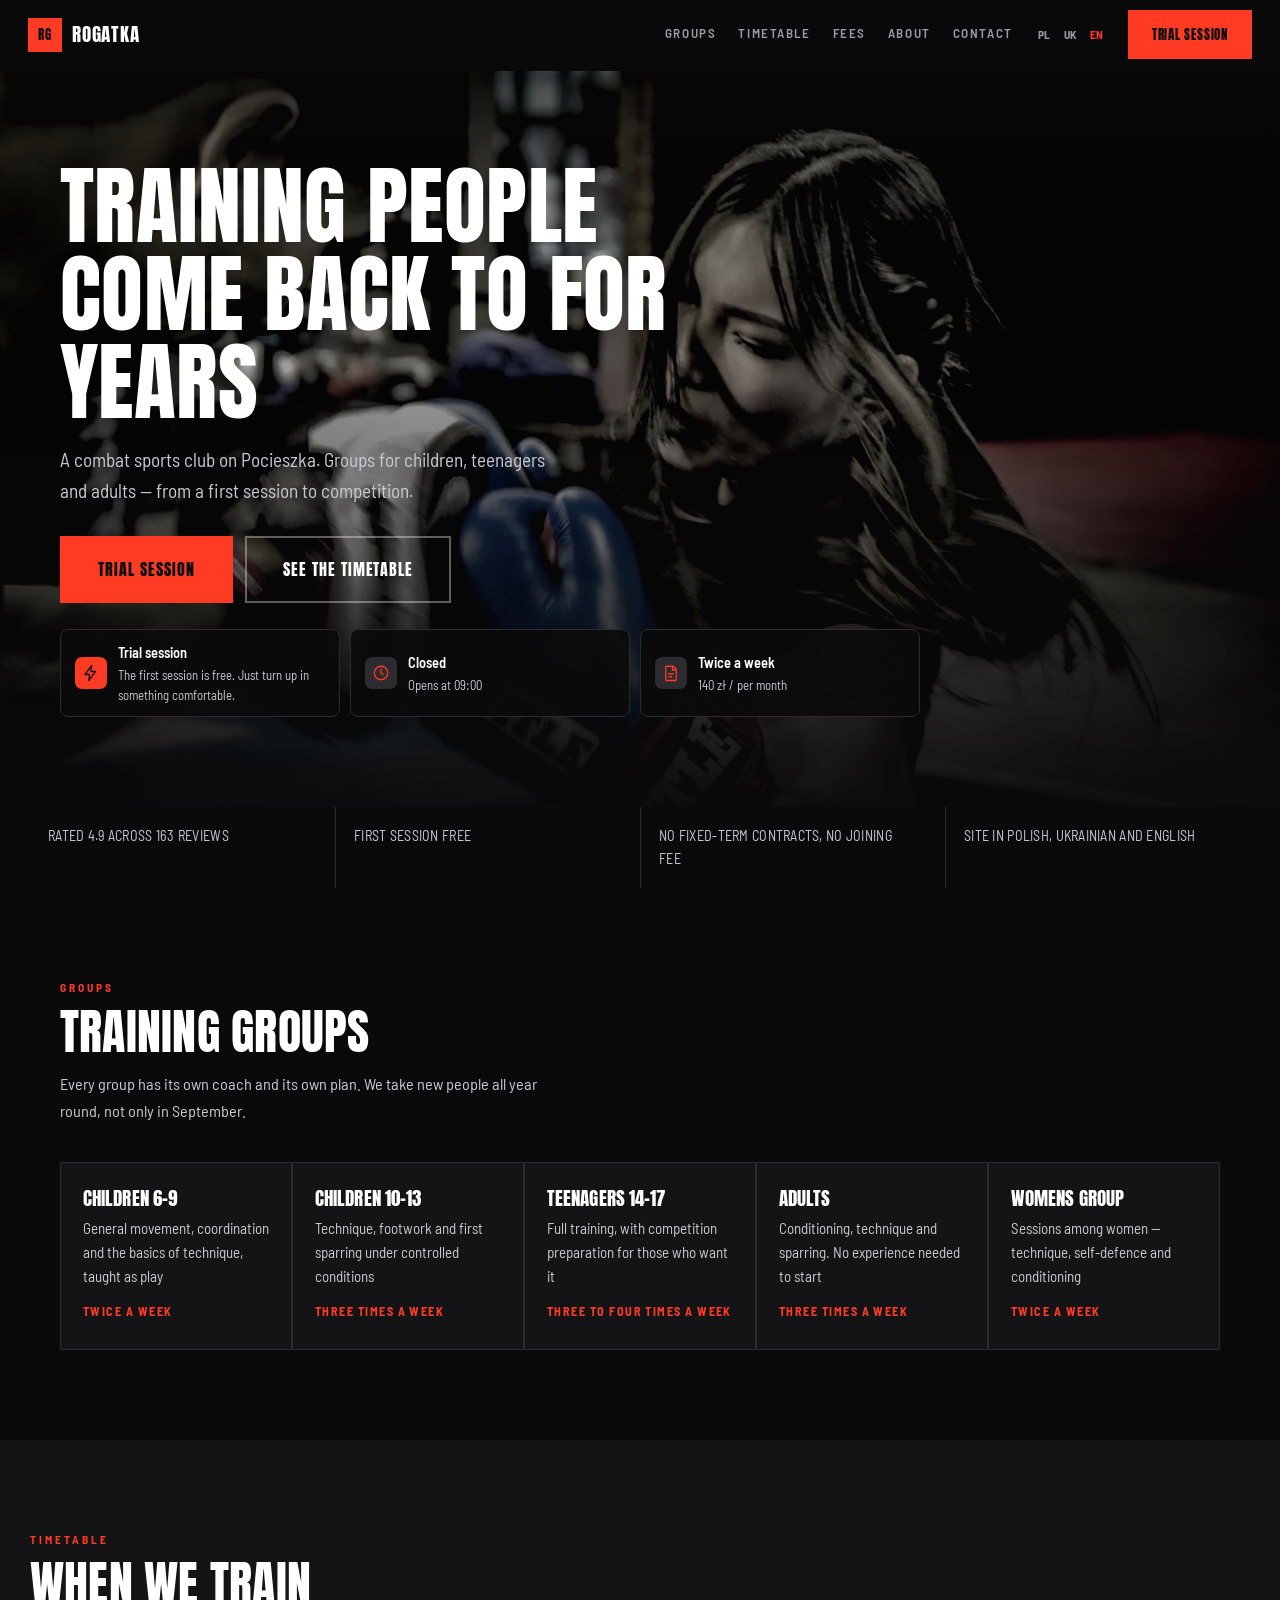
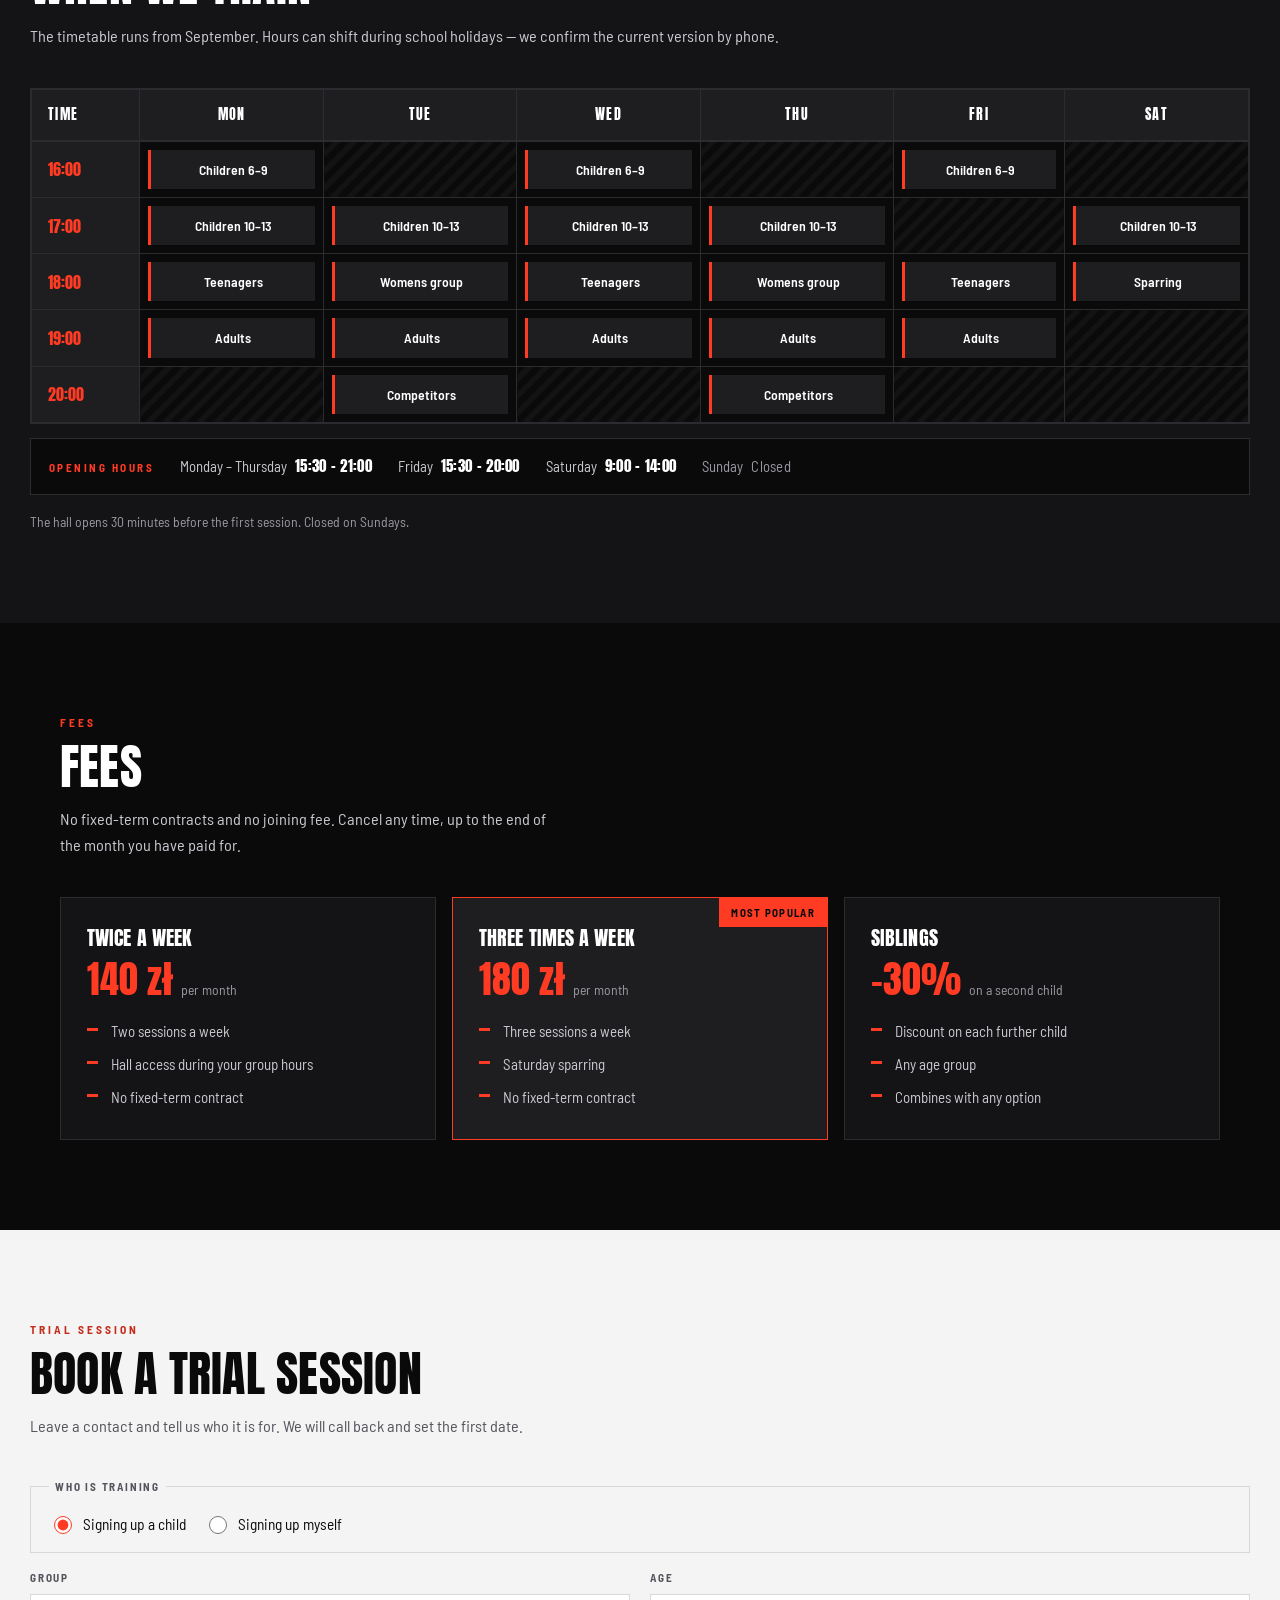
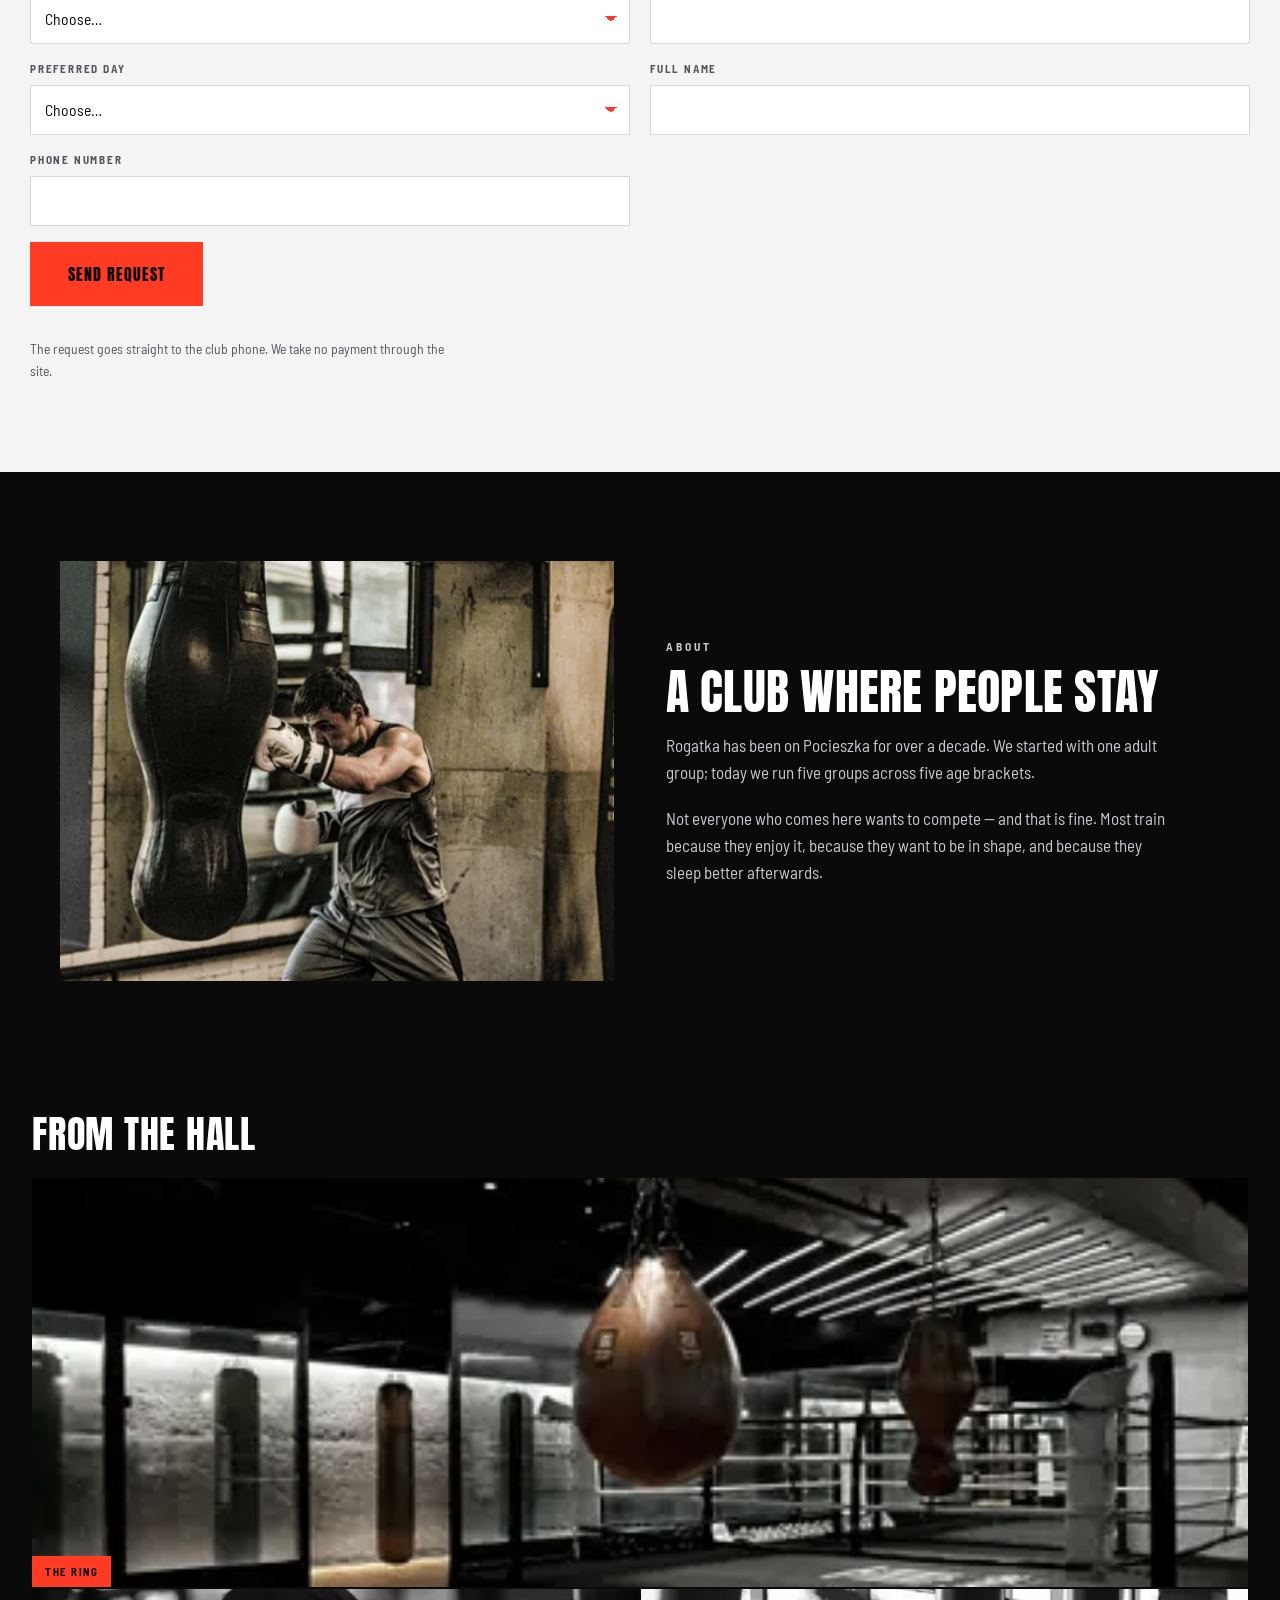
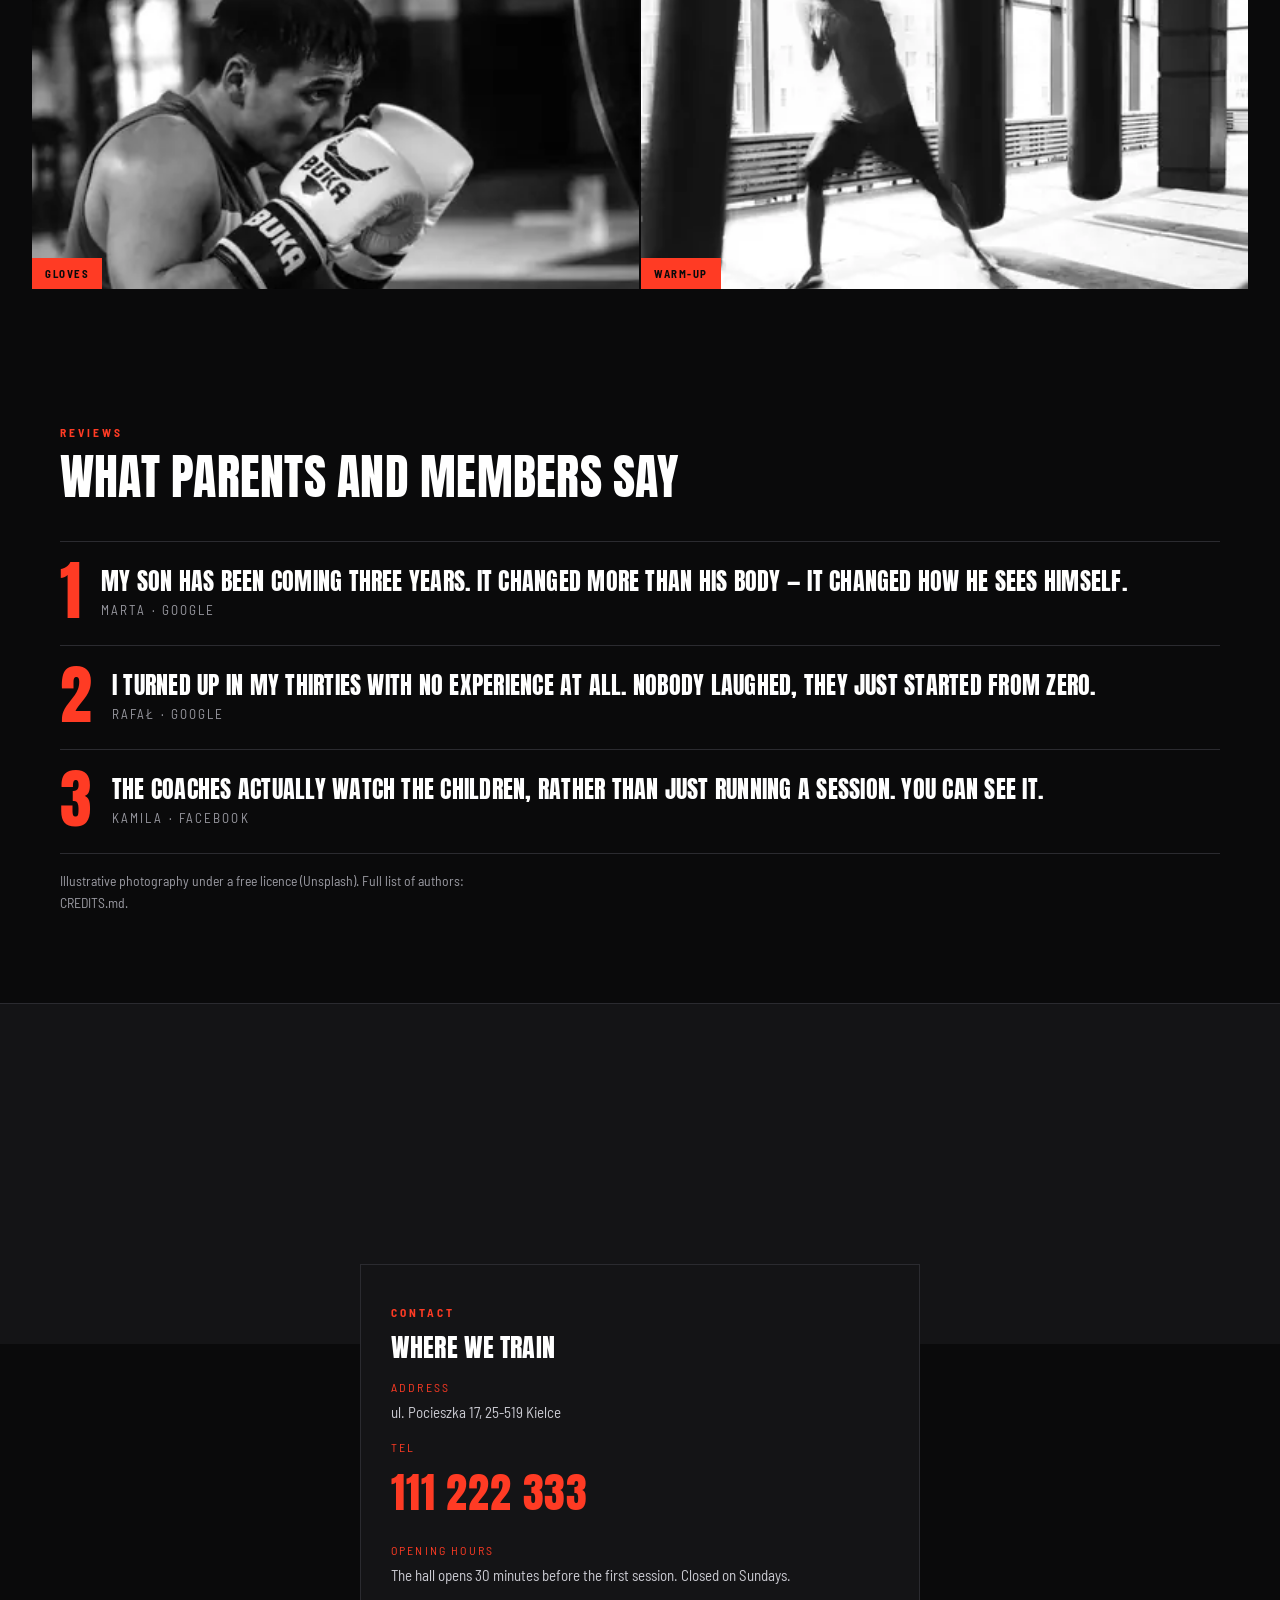
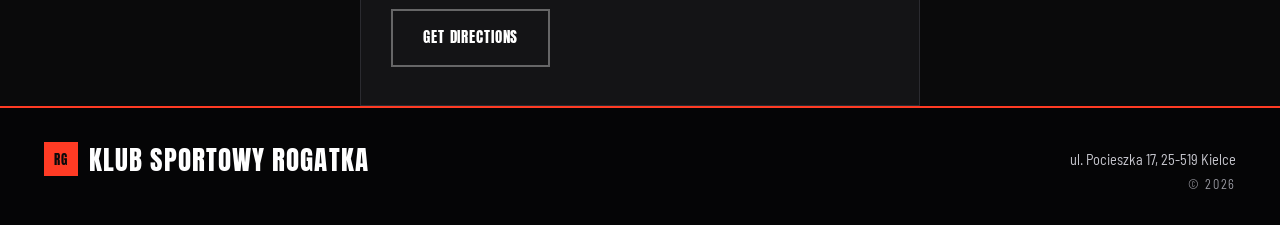
<file: index.html>
<!DOCTYPE html>
<html lang="pl">
<head>
<meta charset="utf-8">
<meta name="viewport" content="width=device-width, initial-scale=1">
<title>KS Rogatka — sporty walki, Kielce Pocieszka</title>
<meta name="description" content="Klub sportów walki w Kielcach. Grupy dla dzieci, młodzieży i dorosłych, plan zajęć i składki na stronie. Pierwszy trening bezpłatny.">
<meta name="robots" content="noindex, nofollow">
<link rel="canonical" href="https://otabekmamadaliev.github.io/archetyp-klub/">
<link rel="alternate" hreflang="pl" href="https://otabekmamadaliev.github.io/archetyp-klub/">
<link rel="alternate" hreflang="uk" href="https://otabekmamadaliev.github.io/archetyp-klub/uk/">
<link rel="alternate" hreflang="en" href="https://otabekmamadaliev.github.io/archetyp-klub/en/">
<link rel="alternate" hreflang="x-default" href="https://otabekmamadaliev.github.io/archetyp-klub/">
<meta name="theme-color" content="#0A0A0B">
<meta property="og:type" content="website">
<meta property="og:locale" content="pl_PL">
<meta property="og:site_name" content="Klub Sportowy Rogatka">
<meta property="og:title" content="KS Rogatka — sporty walki, Kielce Pocieszka">
<meta property="og:description" content="Klub sportów walki w Kielcach. Grupy dla dzieci, młodzieży i dorosłych, plan zajęć i składki na stronie. Pierwszy trening bezpłatny.">
<meta property="og:url" content="https://otabekmamadaliev.github.io/archetyp-klub/">
<meta property="og:image" content="https://otabekmamadaliev.github.io/archetyp-klub/assets/img/og.jpg">
<meta name="twitter:card" content="summary_large_image">
<link rel="icon" href="data:image/svg+xml,%3Csvg xmlns='http://www.w3.org/2000/svg' viewBox='0 0 32 32'%3E%3Crect width='32' height='32' fill='%230A0A0B'/%3E%3Cpath d='M6 20h20M6 12h20' stroke='%23FF3B24' stroke-width='4'/%3E%3C/svg%3E">
<link rel="preconnect" href="https://fonts.googleapis.com">
<link rel="preconnect" href="https://fonts.gstatic.com" crossorigin>
<link rel="stylesheet" href="https://fonts.googleapis.com/css2?family=Anton&family=Barlow+Semi+Condensed:wght@400;500;600;700&display=swap">
<script>
/* Wykrywanie języka — tylko strona polska przekierowuje, więc nie ma pętli. */
(function(){
  try{
    var tu=document.documentElement.lang.slice(0,2), znane={pl:1,uk:1,en:1};
    function idz(l){var p=location.pathname.replace(/index\.html$/,'').replace(/\/(uk|en)\/?$/,'/');
      if(p.slice(-1)!=='/')p+='/';location.replace(l==='pl'?p:p+l+'/');}
    var w=null; try{w=localStorage.getItem('jezyk');}catch(e){}
    if(w&&znane[w]){if(w!==tu)idz(w);return;}
    if(tu!=='pl')return;
    try{if(sessionStorage.getItem('jezyk-auto'))return;sessionStorage.setItem('jezyk-auto','1');}catch(e){}
    var chce='en', lista=navigator.languages||[navigator.language||'en'];
    for(var i=0;i<lista.length;i++){var l=String(lista[i]).slice(0,2).toLowerCase();if(znane[l]){chce=l;break;}}
    if(chce!=='pl')idz(chce);
  }catch(e){}
})();
</script>
<link rel="stylesheet" href="assets/style.css">

<link rel="preload" as="image" href="assets/img/hero-2000.webp"
      imagesrcset="assets/img/hero-640.webp 640w, assets/img/hero-960.webp 960w, assets/img/hero-1280.webp 1280w, assets/img/hero-1600.webp 1600w, assets/img/hero-2000.webp 2000w" imagesizes="100vw" type="image/webp" fetchpriority="high">

</head>
<body>
<a class="skip" href="#tresc">Przejdź do treści</a>

<header class="belka" id="gora">
  <a class="marka" href="#gora"><span class="marka-znak">RG</span>Rogatka</a>
  <nav class="nawi" aria-label="Menu główne">
    <a href="#grupy">Grupy</a>
    <a href="#grafik">Plan zajęć</a>
    <a href="#skladki">Składki</a>
    <a href="#o-klubie">O klubie</a>
    <a href="#znajdz">Kontakt</a>
  </nav>
  <div class="jz" role="group" aria-label="Wybór języka"><span class="lang is-on" aria-current="true">PL</span><a class="lang" href="uk/" hreflang="uk" title="Українська">UK</a><a class="lang" href="en/" hreflang="en" title="English">EN</a></div>
  <a class="btn btn--czerwony btn--belka" href="#zapis">Trening próbny</a>
  <button class="ham" type="button" aria-expanded="false" aria-controls="mm" aria-label="Otwórz menu"><span></span><span></span><span></span></button>
</header>
<nav class="mm" id="mm" aria-label="Menu główne">
  <a href="#grupy">Grupy</a>
  <a href="#grafik">Plan zajęć</a>
  <a href="#skladki">Składki</a>
  <a href="#zapis">Trening próbny</a>
  <a href="#znajdz">Kontakt</a>
  <div class="jz jz--mob" role="group" aria-label="Wybór języka"><span class="lang is-on" aria-current="true">PL</span><a class="lang" href="uk/" hreflang="uk" title="Українська">UK</a><a class="lang" href="en/" hreflang="en" title="English">EN</a></div>
</nav>

<main id="tresc">

  <section class="hero">
    <div class="hero-foto" aria-hidden="true"><picture><source type="image/webp" srcset="assets/img/hero-640.webp 640w, assets/img/hero-960.webp 960w, assets/img/hero-1280.webp 1280w, assets/img/hero-1600.webp 1600w, assets/img/hero-2000.webp 2000w" sizes="100vw"><img class="img--hero" src="assets/img/hero-2000.jpg" srcset="assets/img/hero-640.jpg 640w, assets/img/hero-960.jpg 960w, assets/img/hero-1280.jpg 1280w, assets/img/hero-1600.jpg 1600w, assets/img/hero-2000.jpg 2000w" sizes="100vw" width="2000" height="1125" alt="Dwie osoby na treningu bokserskim w sali klubu" decoding="async" loading="eager" fetchpriority="high"></picture><span class="hero-zaslona"></span></div>
    <div class="hero-tresc">
      <h1>Trening, na który wraca się przez lata</h1>
      <p class="hero-lead">Klub sportów walki na Pocieszce. Grupy dla dzieci, młodzieży i dorosłych — od pierwszego treningu po zawody.</p>
      <div class="guziki">
        <a class="btn btn--czerwony btn--duzy" href="#zapis">Trening próbny</a>
        <a class="btn btn--obrys btn--duzy" href="#grafik">Zobacz plan</a>
      </div>
      <div class="kartki">
        <a class="kartka kartka--akcent" href="#zapis">
          <span class="kartka-znak" aria-hidden="true"><svg viewBox="0 0 24 24" fill="none" stroke="currentColor" stroke-width="1.7" stroke-linecap="round" stroke-linejoin="round"><path d="M13 2 4 14h6l-1 8 9-12h-6l1-8z"/></svg></span>
          <span class="kartka-tresc"><b>Trening próbny</b><span>Pierwszy trening jest bezpłatny. Wystarczy przyjść w wygodnym stroju.</span></span>
        </a>
        <div class="kartka kartka--stan" id="kartka-stan" hidden>
          <span class="kartka-znak" aria-hidden="true"><svg viewBox="0 0 24 24" fill="none" stroke="currentColor" stroke-width="1.7" stroke-linecap="round" stroke-linejoin="round"><circle cx="12" cy="12" r="9"/><path d="M12 7v5l3 2"/></svg></span>
          <span class="kartka-tresc"><b data-stan-tytul></b><span data-stan-opis></span></span>
        </div>
        <a class="kartka" href="#skladki">
          <span class="kartka-znak" aria-hidden="true"><svg viewBox="0 0 24 24" fill="none" stroke="currentColor" stroke-width="1.7" stroke-linecap="round" stroke-linejoin="round"><path d="M6 3h9l4 4v14a1 1 0 0 1-1 1H6a1 1 0 0 1-1-1V4a1 1 0 0 1 1-1z"/><path d="M14 3v5h5"/><path d="M9 13h6M9 17h4"/></svg></span>
          <span class="kartka-tresc"><b>2 razy w tygodniu</b><span>140 zł / miesięcznie</span></span>
        </a>
      </div>
    </div>
  </section>
  <!-- Cztery rzeczy, ktore klient chce uslyszec, ZANIM zacznie czytac oferte.
       Tresc to about.points z konfiguracji — juz przetlumaczone, wiec nie ma
       drugiego miejsca, ktore trzeba pamietac przy podmianie na prawdziwa firme. -->
  <section class="zaufanie" aria-label="O nas">

    <div class="zaufanie-poz">Ocena 4,9 przy 163 opiniach</div>

    <div class="zaufanie-poz">Pierwszy trening bezpłatny</div>

    <div class="zaufanie-poz">Bez umów terminowych i wpisowego</div>

    <div class="zaufanie-poz">Strona po polsku, ukraińsku i angielsku</div>

  </section>

  <section class="grupy" id="grupy">
    <p class="nadtytul">Grupy</p>
    <h2>Grupy treningowe</h2>
    <p class="wstep">Każda grupa ma swojego trenera i własny plan. Nowe osoby przyjmujemy przez cały rok, nie tylko we wrześniu.</p>
    <div class="grupy-siatka">

      <article class="grupa">
        <h3>Dzieci 6–9 lat</h3>
        <p>Ogólny rozwój ruchowy, koordynacja i podstawy techniki w formie zabawy</p>
        <span class="grupa-razy">2 razy w tygodniu</span>
      </article>

      <article class="grupa">
        <h3>Dzieci 10–13 lat</h3>
        <p>Technika, praca nóg i pierwsze sparingi w kontrolowanych warunkach</p>
        <span class="grupa-razy">3 razy w tygodniu</span>
      </article>

      <article class="grupa">
        <h3>Młodzież 14–17 lat</h3>
        <p>Pełny trening z przygotowaniem do startów dla chętnych</p>
        <span class="grupa-razy">3–4 razy w tygodniu</span>
      </article>

      <article class="grupa">
        <h3>Dorośli</h3>
        <p>Kondycja, technika i sparingi. Bez wymagań co do poziomu na start</p>
        <span class="grupa-razy">3 razy w tygodniu</span>
      </article>

      <article class="grupa">
        <h3>Grupa kobiet</h3>
        <p>Zajęcia w gronie kobiet — technika, samoobrona i kondycja</p>
        <span class="grupa-razy">2 razy w tygodniu</span>
      </article>

    </div>
  </section>

  <!-- Plan zajęć jako prawdziwa tabela. To jest jedyny powód, dla którego
       rodzic wchodzi na stronę klubu o 22:00 — i dokładnie ta rzecz, której
       nie da się przeczytać z wizytówki Google. -->
  <section class="grafik" id="grafik">
    <p class="nadtytul">Plan zajęć</p>
    <h2>Kiedy trenujemy</h2>
    <p class="wstep">Plan obowiązuje od września. Godziny mogą się zmienić w czasie ferii i wakacji — aktualną wersję potwierdzamy telefonicznie.</p>
    <div class="grafik-otoczka">
      <table class="plan">
        <caption class="sr">Kiedy trenujemy</caption>
        <thead><tr><th scope="col">Godzina</th><th scope="col">Pon.</th><th scope="col">Wt.</th><th scope="col">Śr.</th><th scope="col">Czw.</th><th scope="col">Pt.</th><th scope="col">Sob.</th></tr></thead>
        <tbody><tr><th scope="row">16:00</th><td><span class="zajecia">Dzieci 6–9</span></td><td class="pusto"></td><td><span class="zajecia">Dzieci 6–9</span></td><td class="pusto"></td><td><span class="zajecia">Dzieci 6–9</span></td><td class="pusto"></td></tr><tr><th scope="row">17:00</th><td><span class="zajecia">Dzieci 10–13</span></td><td><span class="zajecia">Dzieci 10–13</span></td><td><span class="zajecia">Dzieci 10–13</span></td><td><span class="zajecia">Dzieci 10–13</span></td><td class="pusto"></td><td><span class="zajecia">Dzieci 10–13</span></td></tr><tr><th scope="row">18:00</th><td><span class="zajecia">Młodzież</span></td><td><span class="zajecia">Grupa kobiet</span></td><td><span class="zajecia">Młodzież</span></td><td><span class="zajecia">Grupa kobiet</span></td><td><span class="zajecia">Młodzież</span></td><td><span class="zajecia">Sparingi</span></td></tr><tr><th scope="row">19:00</th><td><span class="zajecia">Dorośli</span></td><td><span class="zajecia">Dorośli</span></td><td><span class="zajecia">Dorośli</span></td><td><span class="zajecia">Dorośli</span></td><td><span class="zajecia">Dorośli</span></td><td class="pusto"></td></tr><tr><th scope="row">20:00</th><td class="pusto"></td><td><span class="zajecia">Zawodnicy</span></td><td class="pusto"></td><td><span class="zajecia">Zawodnicy</span></td><td class="pusto"></td><td class="pusto"></td></tr></tbody>
      </table>
    </div>

    <!-- Godziny otwarcia sali NIE maja osobnej sekcji: sala jest otwarta wtedy,
         kiedy ktos trenuje, wiec plan powyzej juz to mowi. Tu zostaje tylko
         pasek z zakresami i zdanie o tym, kiedy mozna wejsc. -->
    <div class="sala-pasek">
      <span class="sala-etyk">Godziny otwarcia</span>
      <div class="sala-wpisy"><span class="sala-wpis"><span class="sala-dni">Poniedziałek – Czwartek</span><b class="sala-czas">15:30 – 21:00</b></span><span class="sala-wpis"><span class="sala-dni">Piątek</span><b class="sala-czas">15:30 – 20:00</b></span><span class="sala-wpis"><span class="sala-dni">Sobota</span><b class="sala-czas">9:00 – 14:00</b></span><span class="sala-wpis sala-wpis--zamkniete"><span class="sala-dni">Niedziela</span><b class="sala-czas">Zamknięte</b></span></div>
    </div>
    <p class="drobne">Sala jest otwarta 30 minut przed pierwszymi zajęciami. W niedziele nieczynne.</p>
  </section>

  <section class="skladki" id="skladki">
    <p class="nadtytul">Składki</p>
    <h2>Składki</h2>
    <p class="wstep">Bez umów na czas określony i bez opłaty wpisowej. Rezygnacja w każdej chwili, do końca opłaconego miesiąca.</p>
    <div class="skladki-siatka">

      <article class="skladka">

        <h3>2 razy w tygodniu</h3>
        <p class="skladka-cena"><b>140 zł</b><span>miesięcznie</span></p>
        <ul><li>Dwa treningi w tygodniu</li><li>Dostęp do sali w godzinach grupy</li><li>Bez umowy terminowej</li></ul>
      </article>

      <article class="skladka skladka--polecana">
        <span class="wyroznik">Najczęściej wybierane</span>
        <h3>3 razy w tygodniu</h3>
        <p class="skladka-cena"><b>180 zł</b><span>miesięcznie</span></p>
        <ul><li>Trzy treningi w tygodniu</li><li>Sparingi sobotnie</li><li>Bez umowy terminowej</li></ul>
      </article>

      <article class="skladka">

        <h3>Rodzeństwo</h3>
        <p class="skladka-cena"><b>−30%</b><span>na drugie dziecko</span></p>
        <ul><li>Zniżka na kolejne dziecko</li><li>Dowolna grupa wiekowa</li><li>Łączy się z każdym wariantem</li></ul>
      </article>

    </div>
  </section>

  <section class="zapis" id="zapis">
    <div class="zapis-naglowek">
      <p class="nadtytul">Trening próbny</p>
      <h2>Zapisz się na trening próbny</h2>
      <p class="wstep">Zostaw kontakt i powiedz, kogo dotyczy zapis. Oddzwonimy i ustalimy pierwszy termin.</p>
    </div>
    <form class="zapis-form" id="zapis-form" novalidate>
      <fieldset class="kto">
        <legend>Kto trenuje</legend>
        <label class="radio"><input type="radio" name="kto" value="dziecko" checked> <span>Zapisuję dziecko</span></label>
        <label class="radio"><input type="radio" name="kto" value="siebie"> <span>Zapisuję siebie</span></label>
      </fieldset>
      <p class="pole-grupa">
        <label for="pole-grupa">Grupa</label>
        <select class="pole" id="pole-grupa" name="grupa" required></select>
      </p>
      <p class="pole-grupa">
        <label for="pole-wiek">Wiek</label>
        <input class="pole" id="pole-wiek" name="wiek" type="number" min="4" max="99" inputmode="numeric" required>
      </p>
      <p class="pole-grupa">
        <label for="pole-dzien">Preferowany dzień</label>
        <select class="pole" id="pole-dzien" name="dzien"></select>
      </p>
      <p class="pole-grupa">
        <label for="pole-imie">Imię i nazwisko</label>
        <input class="pole" id="pole-imie" name="imie" type="text" autocomplete="name" required>
      </p>
      <p class="pole-grupa">
        <label for="pole-tel">Numer telefonu</label>
        <input class="pole" id="pole-tel" name="tel" type="tel" inputmode="tel" autocomplete="tel" required>
      </p>
      <div class="zapis-stopka">
        <button class="btn btn--czerwony btn--duzy" type="submit">Wyślij zgłoszenie</button>
        <p class="zapis-komunikat" id="zapis-komunikat" role="status" aria-live="polite"></p>
      </div>
      <p class="drobne">Zgłoszenie trafia prosto na telefon klubu. Nie pobieramy żadnych opłat przez stronę.</p>
    </form>
  </section>

  <section class="o-klubie" id="o-klubie">
    <figure class="o-klubie-foto"><picture><source type="image/webp" srcset="assets/img/about-480.webp 480w, assets/img/about-720.webp 720w, assets/img/about-960.webp 960w, assets/img/about-1200.webp 1200w" sizes="(min-width: 1160px) 508px, (min-width: 900px) 45vw, calc(100vw - 40px)"><img class="img--about" src="assets/img/about-1200.jpg" srcset="assets/img/about-480.jpg 480w, assets/img/about-720.jpg 720w, assets/img/about-960.jpg 960w, assets/img/about-1200.jpg 1200w" sizes="(min-width: 1160px) 508px, (min-width: 900px) 45vw, calc(100vw - 40px)" width="1200" height="900" alt="Zawodnik ćwiczy uderzenia w sali treningowej" decoding="async" loading="lazy"></picture></figure>
    <div class="o-klubie-tresc">
      <p class="nadtytul">O klubie</p>
      <h2>Klub, w którym trenuje się długo</h2>
      <p>Rogatka działa na Pocieszce od kilkunastu lat. Zaczynaliśmy od jednej grupy dorosłych, dziś prowadzimy pięć grup w pięciu przedziałach wiekowych.</p><p>Nie każdy, kto do nas przychodzi, chce startować w zawodach — i to jest w porządku. Większość trenuje, bo lubi, bo chce być w formie i bo po treningu lepiej się śpi.</p>
    </div>
  </section>


  <section class="sala">
    <h2 class="sala-tytul">Z sali</h2>
    <div class="sala-krata">
      <figure><picture><source type="image/webp" srcset="assets/img/trening-1-400.webp 400w, assets/img/trening-1-600.webp 600w, assets/img/trening-1-800.webp 800w" sizes="(min-width: 1160px) 350px, (min-width: 980px) 31vw, (min-width: 640px) calc(50vw - 28px), calc(100vw - 40px)"><img class="img--trening-1" src="assets/img/trening-1-800.jpg" srcset="assets/img/trening-1-400.jpg 400w, assets/img/trening-1-600.jpg 600w, assets/img/trening-1-800.jpg 800w" sizes="(min-width: 1160px) 350px, (min-width: 980px) 31vw, (min-width: 640px) calc(50vw - 28px), calc(100vw - 40px)" width="800" height="600" alt="Ring bokserski z rękawicami zawieszonymi na linach" decoding="async" loading="lazy"></picture><figcaption>Ring</figcaption></figure><figure><picture><source type="image/webp" srcset="assets/img/trening-2-400.webp 400w, assets/img/trening-2-600.webp 600w, assets/img/trening-2-800.webp 800w" sizes="(min-width: 1160px) 350px, (min-width: 980px) 31vw, (min-width: 640px) calc(50vw - 28px), calc(100vw - 40px)"><img class="img--trening-2" src="assets/img/trening-2-800.jpg" srcset="assets/img/trening-2-400.jpg 400w, assets/img/trening-2-600.jpg 600w, assets/img/trening-2-800.jpg 800w" sizes="(min-width: 1160px) 350px, (min-width: 980px) 31vw, (min-width: 640px) calc(50vw - 28px), calc(100vw - 40px)" width="800" height="600" alt="Zawodnik w rękawicach bokserskich podczas treningu" decoding="async" loading="lazy"></picture><figcaption>Rękawice</figcaption></figure><figure><picture><source type="image/webp" srcset="assets/img/trening-3-400.webp 400w, assets/img/trening-3-600.webp 600w, assets/img/trening-3-800.webp 800w" sizes="(min-width: 1160px) 350px, (min-width: 980px) 31vw, (min-width: 640px) calc(50vw - 28px), calc(100vw - 40px)"><img class="img--trening-3" src="assets/img/trening-3-800.jpg" srcset="assets/img/trening-3-400.jpg 400w, assets/img/trening-3-600.jpg 600w, assets/img/trening-3-800.jpg 800w" sizes="(min-width: 1160px) 350px, (min-width: 980px) 31vw, (min-width: 640px) calc(50vw - 28px), calc(100vw - 40px)" width="800" height="600" alt="Ćwiczenie gimnastyczne na macie w sali klubu" decoding="async" loading="lazy"></picture><figcaption>Przygotowanie</figcaption></figure>
    </div>
  </section>


  <section class="opinie">
    <p class="nadtytul">Opinie</p>
    <h2>Co mówią rodzice i zawodnicy</h2>
    <div class="opinie-numery">

      <article class="opinia">
        <span class="opinia-nr" aria-hidden="true">1</span>
        <p class="opinia-tekst">Syn chodzi trzeci rok. Zmieniło mu się nie tylko ciało, ale i podejście do siebie.</p>
        <p class="opinia-kto">Marta &middot; Google</p>
      </article>

      <article class="opinia">
        <span class="opinia-nr" aria-hidden="true">2</span>
        <p class="opinia-tekst">Przyszedłem po trzydziestce bez żadnego doświadczenia. Nikt się nie śmiał, po prostu pokazali od zera.</p>
        <p class="opinia-kto">Rafał &middot; Google</p>
      </article>

      <article class="opinia">
        <span class="opinia-nr" aria-hidden="true">3</span>
        <p class="opinia-tekst">Trenerzy naprawdę patrzą na dzieci, a nie tylko prowadzą zajęcia. To widać.</p>
        <p class="opinia-kto">Kamila &middot; Facebook</p>
      </article>

    </div>
    <p class="drobne">Zdjęcia ilustracyjne na wolnej licencji (Unsplash). Pełna lista autorów: CREDITS.md.</p>
  </section>

  <section class="znajdz" id="znajdz">
    <div class="mapa">
      <iframe src="https://www.google.com/maps?q=50.885,20.638&amp;hl=pl&amp;z=17&amp;output=embed" title="Klub Sportowy Rogatka — Adres" loading="lazy" referrerpolicy="no-referrer-when-downgrade"></iframe>
    </div>
    <div class="karta-hali">
      <p class="nadtytul">Kontakt</p>
      <h2>Gdzie trenujemy</h2>
      <ul class="dane-hali">
        <li><span class="dane-etyk">Adres</span>ul. Pocieszka 17, 25-519 Kielce</li>
        <li><span class="dane-etyk">TEL</span><a class="tel-duzy" href="tel:+48111222333">111 222 333</a></li>
        <li><span class="dane-etyk">Godziny otwarcia</span>Sala jest otwarta 30 minut przed pierwszymi zajęciami. W niedziele nieczynne.</li>
      </ul>
      <a class="btn btn--obrys" href="https://www.google.com/maps/search/?api=1&amp;query=Pocieszka+17+Kielce" target="_blank" rel="noopener">Wyznacz trasę</a>
    </div>
  </section>

</main>

<footer class="stopa">
  <div class="stopa-marka"><span class="marka-znak">RG</span>Klub Sportowy Rogatka</div>
  <div class="stopa-prawo">
    <p class="stopa-adres">ul. Pocieszka 17, 25-519 Kielce</p>
    <p class="drobne">&copy; 2026</p>
  </div>
</footer>

<script id="i18n" type="application/json">{"sending":"Wysyłanie…","fillAll":"Uzupełnij wszystkie pola formularza.","openingMail":"Otwieramy Twój program pocztowy…","notConnected":"Formularz nie jest jeszcze podłączony. Prosimy o kontakt telefoniczny.","sent":"Dziękujemy! Wiadomość została wysłana — odezwiemy się wkrótce.","failed":"Nie udało się wysłać wiadomości. Prosimy o kontakt telefoniczny.","mailName":"Imię i nazwisko","mailContact":"Kontakt","backToTop":"Wróć na górę","closeGallery":"Zamknij podgląd","prevImage":"Poprzednie zdjęcie","nextImage":"Następne zdjęcie","closeMenu":"Zamknij menu","kFill":"Wybierz grupę i podaj wiek.","kPhone":"Podaj imię i numer telefonu.","kOpening":"Otwieramy wiadomość ze zgłoszeniem…","kNoChannel":"Zapisy online nie są jeszcze podłączone. Prosimy o telefon.","kDone":"Gotowe. Wyślij wiadomość, która się otworzyła — oddzwonimy z terminem."}</script>
<script id="dane" type="application/json">{"godziny":[[930,1260],[930,1260],[930,1260],[930,1260],[930,1200],[540,840],null],"dniTyg":["Poniedziałek","Wtorek","Środa","Czwartek","Piątek","Sobota","Niedziela"],"stan":{"terazOtwarte":"Otwarte teraz","doGodz":"do {g}","zamkniete":"Zamknięte","otwieramy":"Otwieramy {d} o {g}"},"tel":"+48111222333","firma":"Klub Sportowy Rogatka","grupy":["Dzieci 6–9 lat","Dzieci 10–13 lat","Młodzież 14–17 lat","Dorośli","Grupa kobiet"],"dni":["Poniedziałek","Wtorek","Środa","Czwartek","Piątek","Sobota"],"slowa":{"choose":"Wybierz…"}}</script>
<script src="assets/app.js" defer></script>
<script type="application/ld+json">{
  "@context": "https://schema.org",
  "@type": "SportsClub",
  "name": "Klub Sportowy Rogatka",
  "image": "https://otabekmamadaliev.github.io/archetyp-klub/assets/img/og.jpg",
  "url": "https://otabekmamadaliev.github.io/archetyp-klub/",
  "telephone": "+48111222333",
  "priceRange": "140–180 zł",
  "address": {
    "@type": "PostalAddress",
    "streetAddress": "ul. Pocieszka 17",
    "addressLocality": "Kielce",
    "postalCode": "25-519",
    "addressRegion": "świętokrzyskie",
    "addressCountry": "PL"
  },
  "geo": {
    "@type": "GeoCoordinates",
    "latitude": 50.885,
    "longitude": 20.638
  },
  "openingHoursSpecification": [
    {
      "@type": "OpeningHoursSpecification",
      "dayOfWeek": "Monday",
      "opens": "15:30",
      "closes": "21:00"
    },
    {
      "@type": "OpeningHoursSpecification",
      "dayOfWeek": "Tuesday",
      "opens": "15:30",
      "closes": "21:00"
    },
    {
      "@type": "OpeningHoursSpecification",
      "dayOfWeek": "Wednesday",
      "opens": "15:30",
      "closes": "21:00"
    },
    {
      "@type": "OpeningHoursSpecification",
      "dayOfWeek": "Thursday",
      "opens": "15:30",
      "closes": "21:00"
    },
    {
      "@type": "OpeningHoursSpecification",
      "dayOfWeek": "Friday",
      "opens": "15:30",
      "closes": "20:00"
    },
    {
      "@type": "OpeningHoursSpecification",
      "dayOfWeek": "Saturday",
      "opens": "09:00",
      "closes": "14:00"
    }
  ],
  "hasMap": "https://www.google.com/maps/search/?api=1&query=Pocieszka+17+Kielce",
  "areaServed": {
    "@type": "City",
    "name": "Kielce"
  },
  "sameAs": []
}</script>
</body>
</html>
</file>
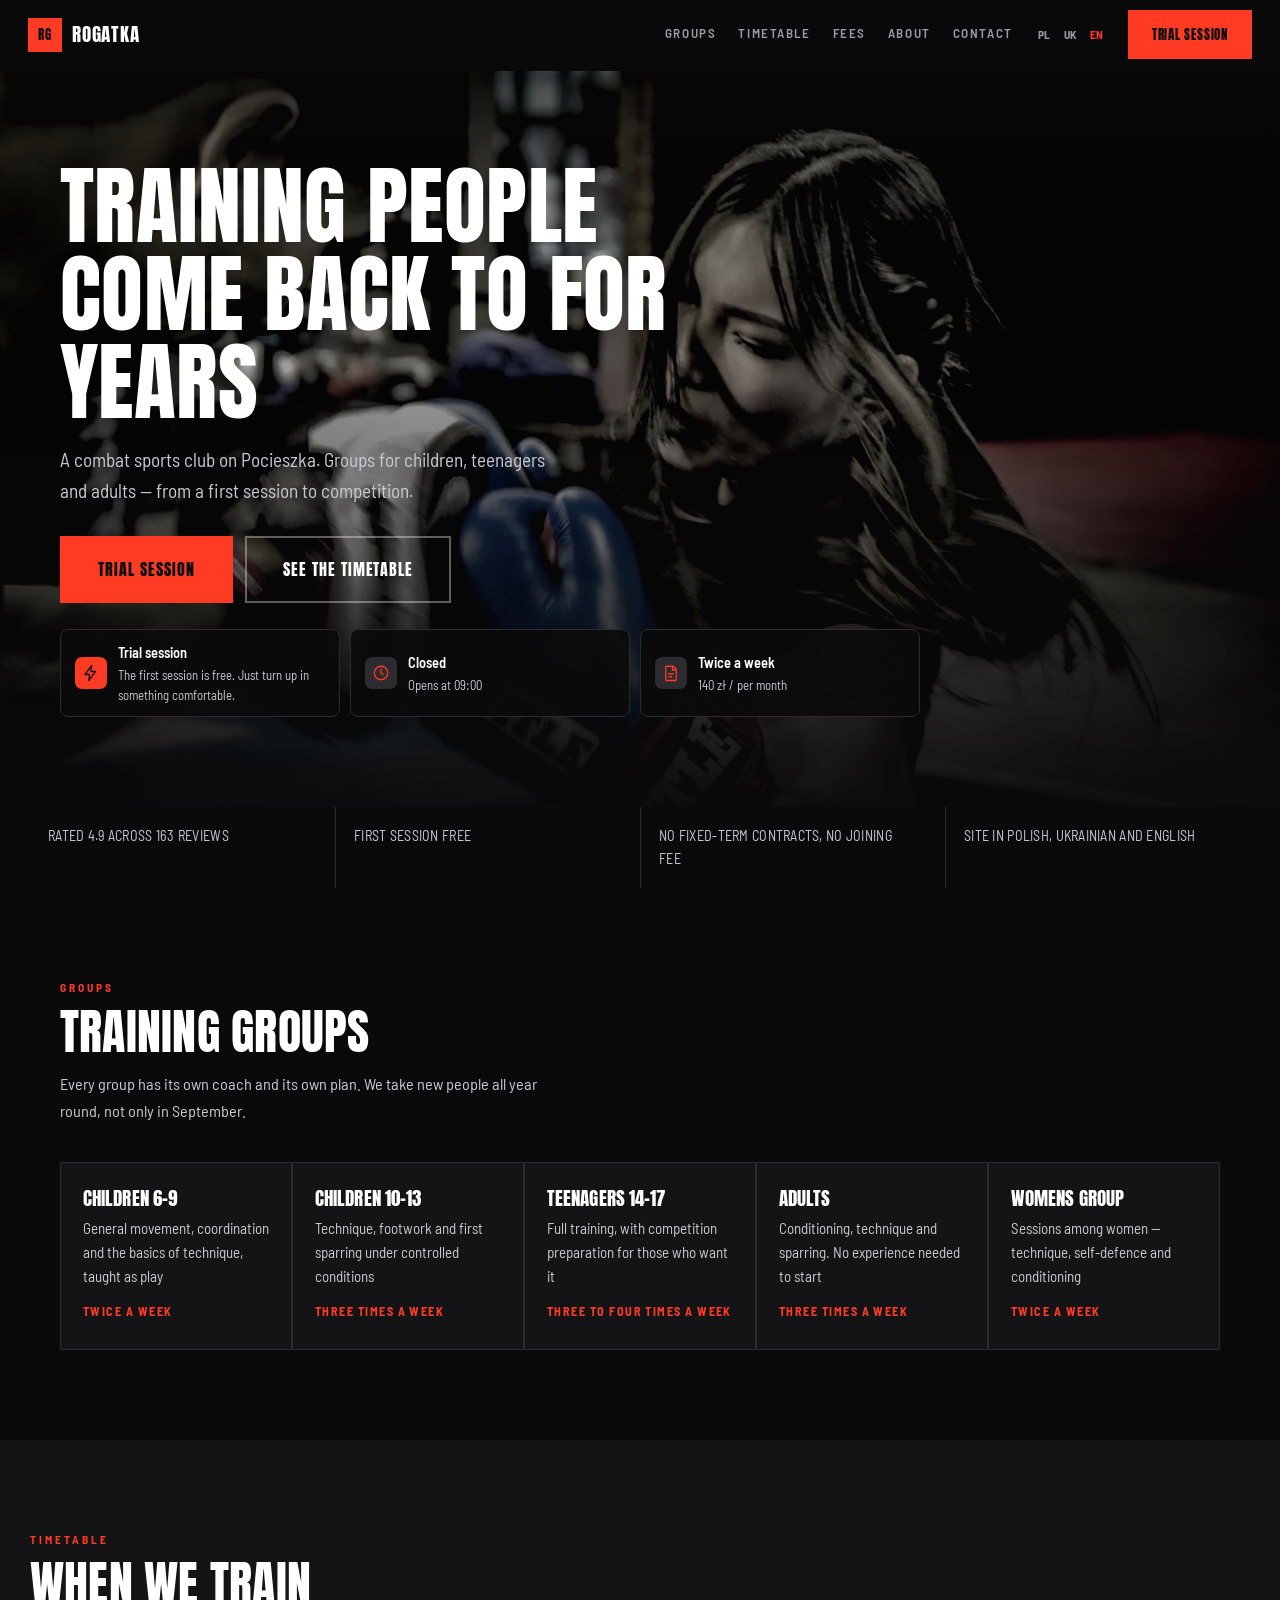
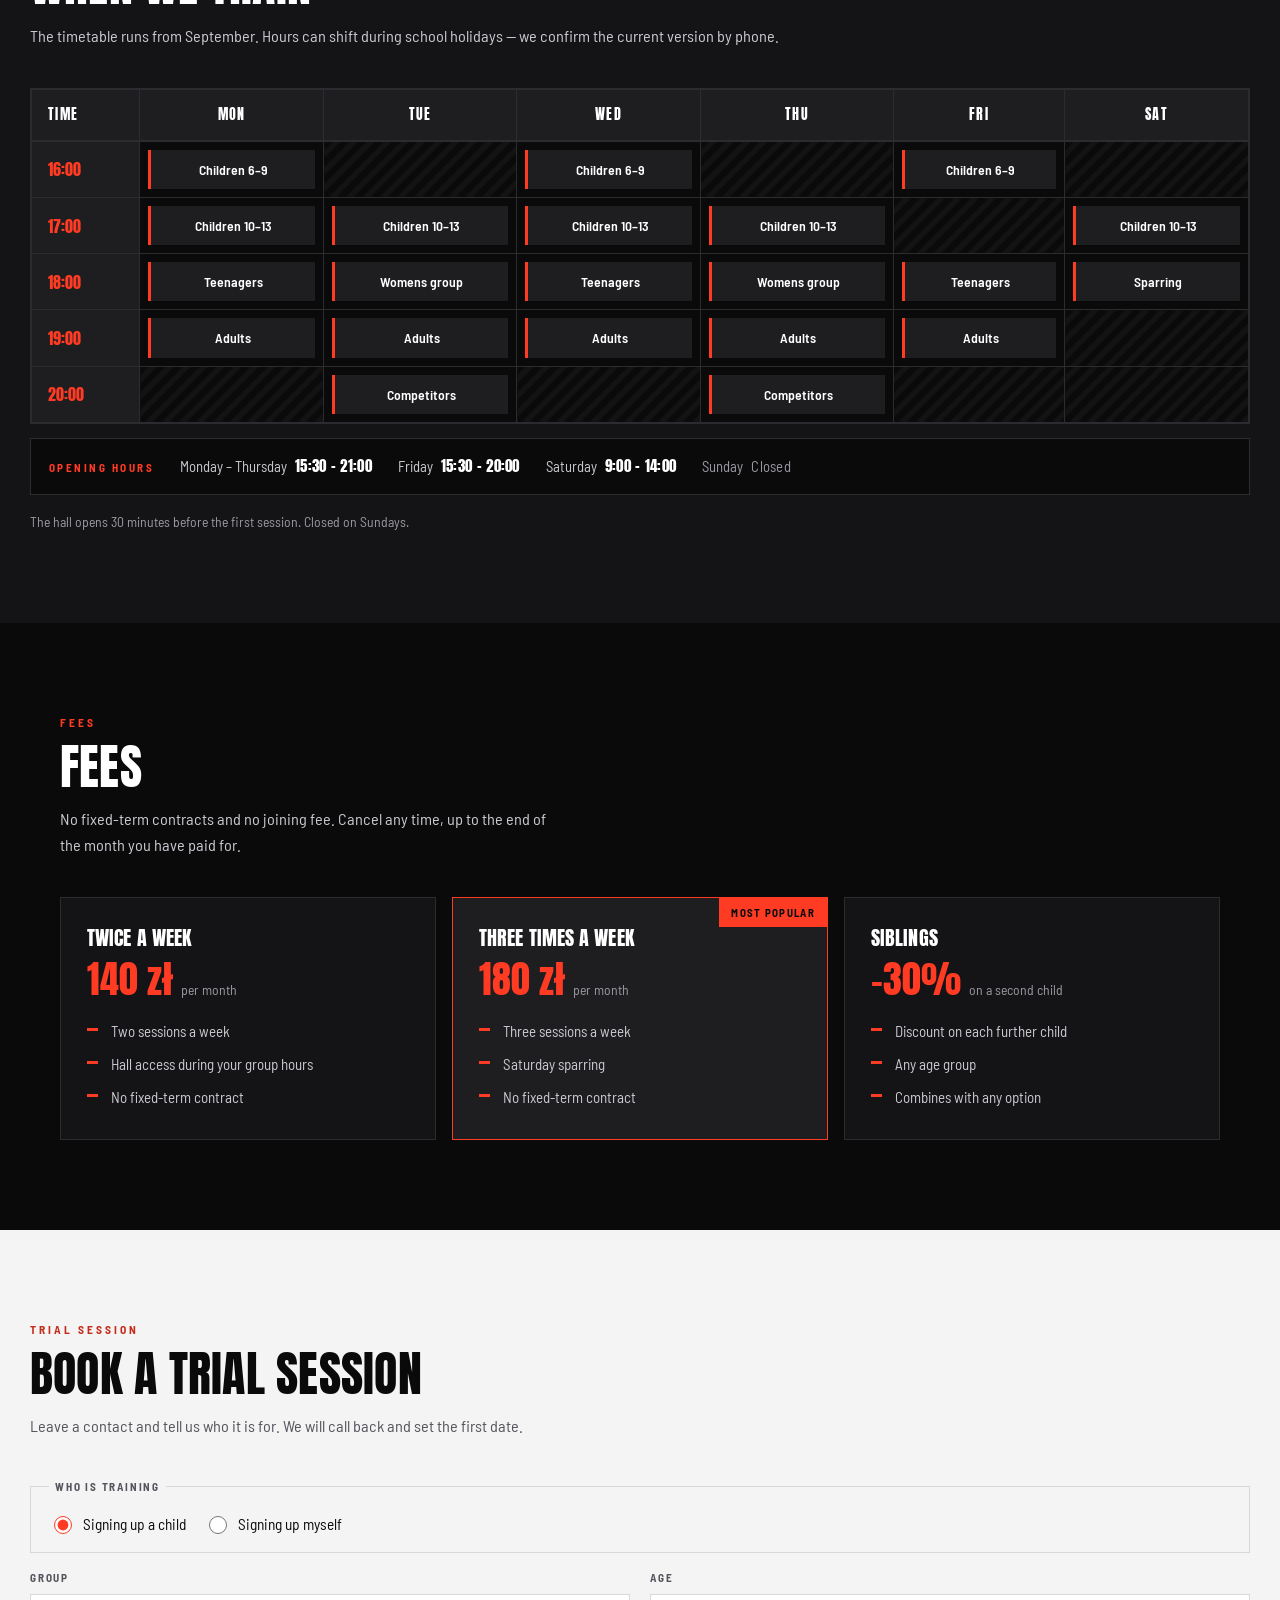
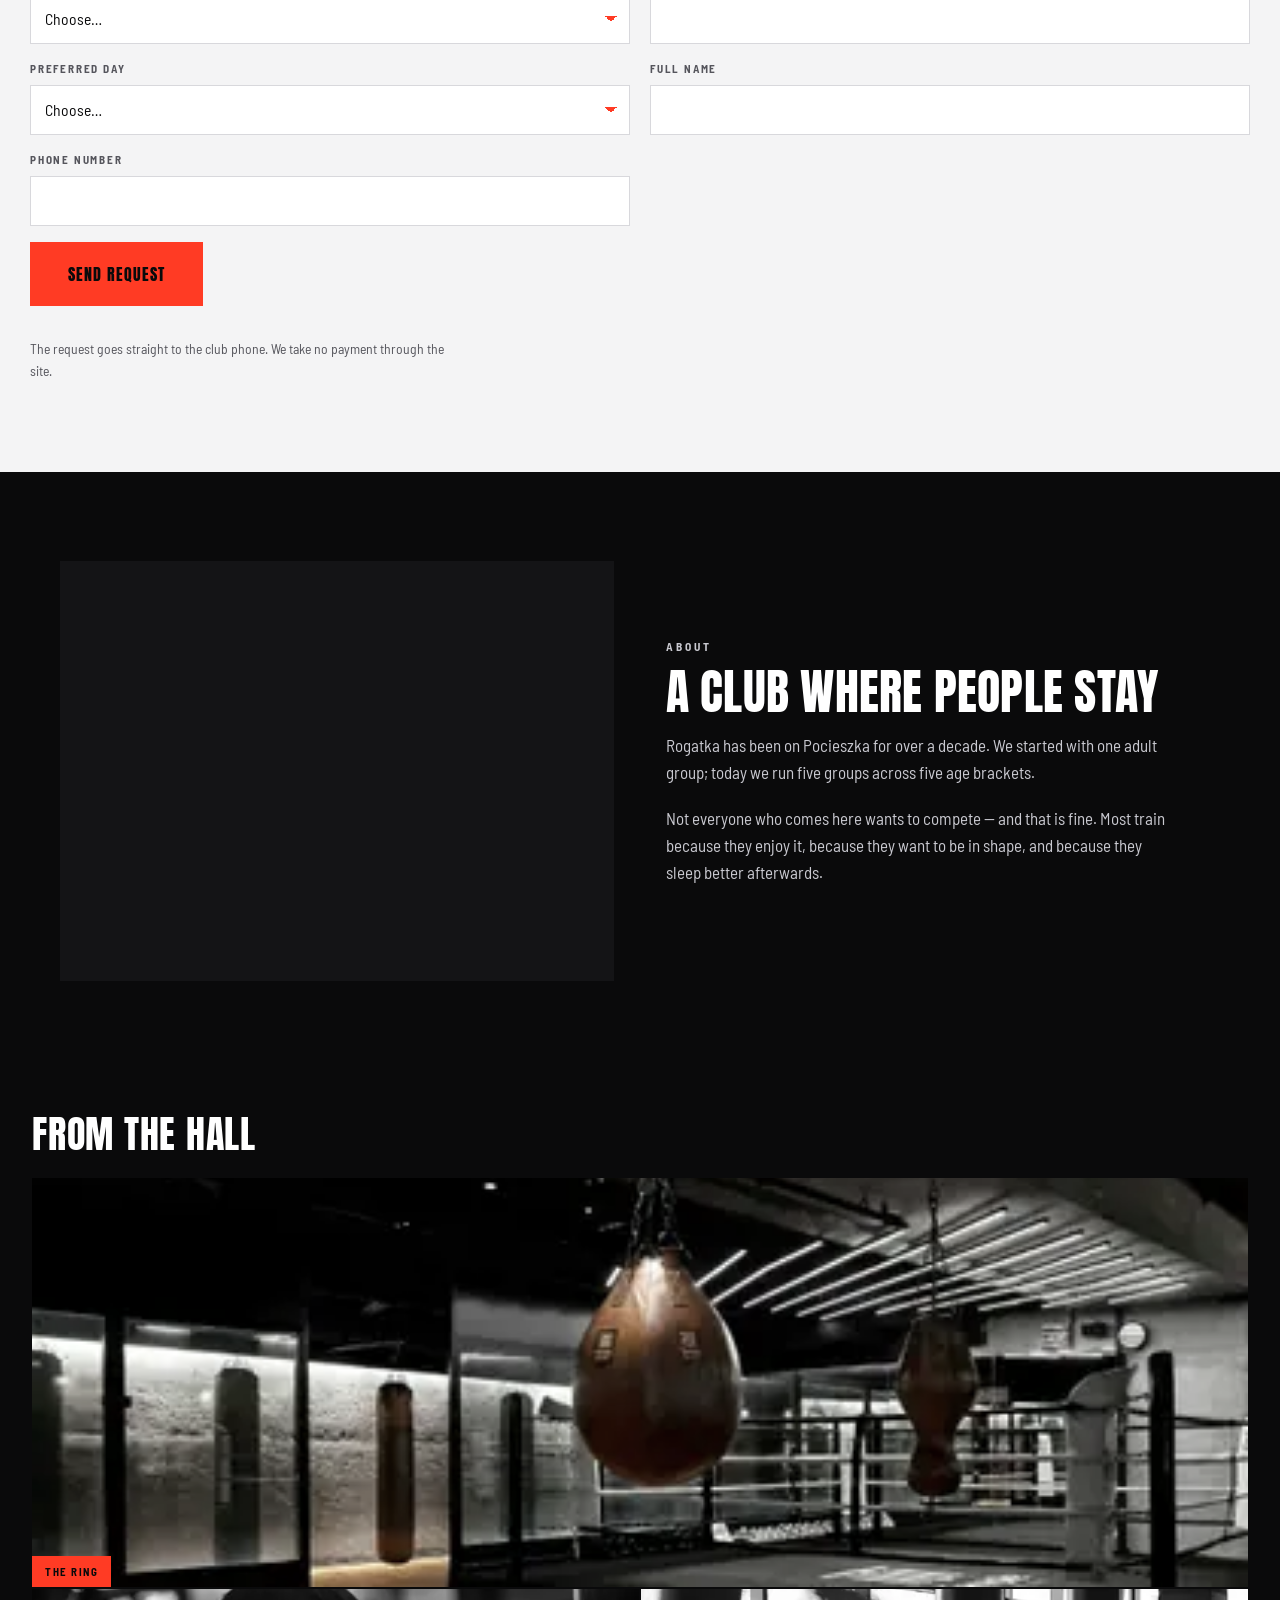
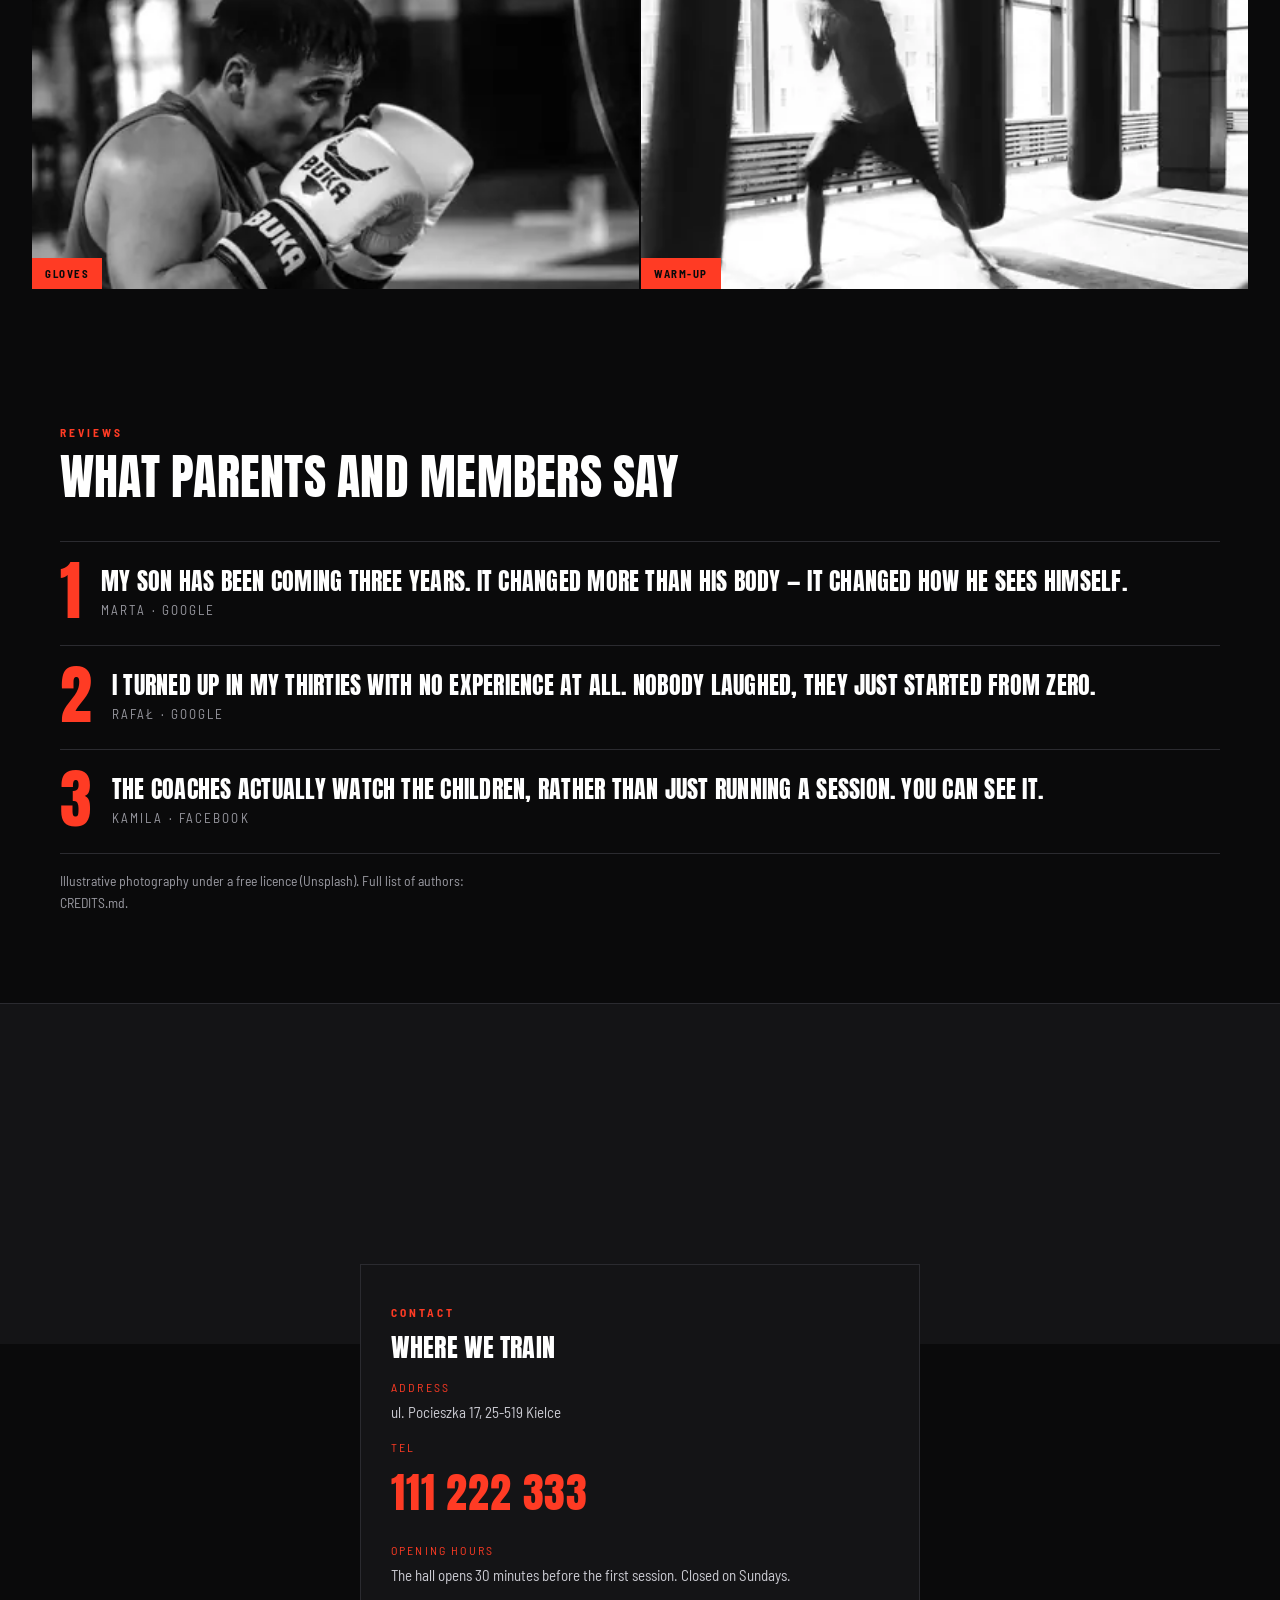
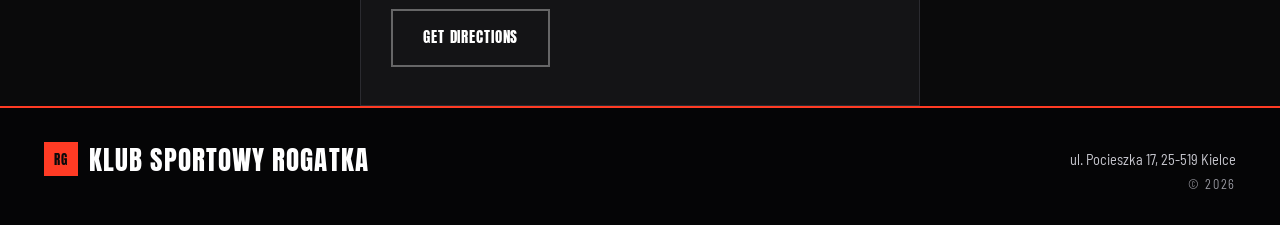
<file: en/index.html>
<!DOCTYPE html>
<html lang="en">
<head>
<meta charset="utf-8">
<meta name="viewport" content="width=device-width, initial-scale=1">
<title>KS Rogatka — combat sports club, Kielce</title>
<meta name="description" content="Combat sports club in Kielce. Groups for children, teenagers and adults, timetable and fees on the site. First session free.">
<meta name="robots" content="noindex, nofollow">
<link rel="canonical" href="https://otabekmamadaliev.github.io/archetyp-klub/en/">
<link rel="alternate" hreflang="pl" href="https://otabekmamadaliev.github.io/archetyp-klub/">
<link rel="alternate" hreflang="uk" href="https://otabekmamadaliev.github.io/archetyp-klub/uk/">
<link rel="alternate" hreflang="en" href="https://otabekmamadaliev.github.io/archetyp-klub/en/">
<link rel="alternate" hreflang="x-default" href="https://otabekmamadaliev.github.io/archetyp-klub/">
<meta name="theme-color" content="#0A0A0B">
<meta property="og:type" content="website">
<meta property="og:locale" content="en_GB">
<meta property="og:site_name" content="Klub Sportowy Rogatka">
<meta property="og:title" content="KS Rogatka — combat sports club, Kielce">
<meta property="og:description" content="Combat sports club in Kielce. Groups for children, teenagers and adults, timetable and fees on the site. First session free.">
<meta property="og:url" content="https://otabekmamadaliev.github.io/archetyp-klub/en/">
<meta property="og:image" content="https://otabekmamadaliev.github.io/archetyp-klub/assets/img/og.jpg">
<meta name="twitter:card" content="summary_large_image">
<link rel="icon" href="data:image/svg+xml,%3Csvg xmlns='http://www.w3.org/2000/svg' viewBox='0 0 32 32'%3E%3Crect width='32' height='32' fill='%230A0A0B'/%3E%3Cpath d='M6 20h20M6 12h20' stroke='%23FF3B24' stroke-width='4'/%3E%3C/svg%3E">
<link rel="preconnect" href="https://fonts.googleapis.com">
<link rel="preconnect" href="https://fonts.gstatic.com" crossorigin>
<link rel="stylesheet" href="https://fonts.googleapis.com/css2?family=Anton&family=Barlow+Semi+Condensed:wght@400;500;600;700&display=swap">
<script>
/* Wykrywanie języka — tylko strona polska przekierowuje, więc nie ma pętli. */
(function(){
  try{
    var tu=document.documentElement.lang.slice(0,2), znane={pl:1,uk:1,en:1};
    function idz(l){var p=location.pathname.replace(/index\.html$/,'').replace(/\/(uk|en)\/?$/,'/');
      if(p.slice(-1)!=='/')p+='/';location.replace(l==='pl'?p:p+l+'/');}
    var w=null; try{w=localStorage.getItem('jezyk');}catch(e){}
    if(w&&znane[w]){if(w!==tu)idz(w);return;}
    if(tu!=='pl')return;
    try{if(sessionStorage.getItem('jezyk-auto'))return;sessionStorage.setItem('jezyk-auto','1');}catch(e){}
    var chce='en', lista=navigator.languages||[navigator.language||'en'];
    for(var i=0;i<lista.length;i++){var l=String(lista[i]).slice(0,2).toLowerCase();if(znane[l]){chce=l;break;}}
    if(chce!=='pl')idz(chce);
  }catch(e){}
})();
</script>
<link rel="stylesheet" href="../assets/style.css">

<link rel="preload" as="image" href="../assets/img/hero-2000.webp"
      imagesrcset="../assets/img/hero-640.webp 640w, ../assets/img/hero-960.webp 960w, ../assets/img/hero-1280.webp 1280w, ../assets/img/hero-1600.webp 1600w, ../assets/img/hero-2000.webp 2000w" imagesizes="100vw" type="image/webp" fetchpriority="high">

</head>
<body>
<a class="skip" href="#tresc">Skip to content</a>

<header class="belka" id="gora">
  <a class="marka" href="#gora"><span class="marka-znak">RG</span>Rogatka</a>
  <nav class="nawi" aria-label="Main menu">
    <a href="#grupy">Groups</a>
    <a href="#grafik">Timetable</a>
    <a href="#skladki">Fees</a>
    <a href="#o-klubie">About</a>
    <a href="#znajdz">Contact</a>
  </nav>
  <div class="jz" role="group" aria-label="Language"><a class="lang" href=".././" hreflang="pl" title="Polski">PL</a><a class="lang" href="../uk/" hreflang="uk" title="Українська">UK</a><span class="lang is-on" aria-current="true">EN</span></div>
  <a class="btn btn--czerwony btn--belka" href="#zapis">Trial session</a>
  <button class="ham" type="button" aria-expanded="false" aria-controls="mm" aria-label="Open menu"><span></span><span></span><span></span></button>
</header>
<nav class="mm" id="mm" aria-label="Main menu">
  <a href="#grupy">Groups</a>
  <a href="#grafik">Timetable</a>
  <a href="#skladki">Fees</a>
  <a href="#zapis">Trial session</a>
  <a href="#znajdz">Contact</a>
  <div class="jz jz--mob" role="group" aria-label="Language"><a class="lang" href=".././" hreflang="pl" title="Polski">PL</a><a class="lang" href="../uk/" hreflang="uk" title="Українська">UK</a><span class="lang is-on" aria-current="true">EN</span></div>
</nav>

<main id="tresc">

  <section class="hero">
    <div class="hero-foto" aria-hidden="true"><picture><source type="image/webp" srcset="../assets/img/hero-640.webp 640w, ../assets/img/hero-960.webp 960w, ../assets/img/hero-1280.webp 1280w, ../assets/img/hero-1600.webp 1600w, ../assets/img/hero-2000.webp 2000w" sizes="100vw"><img class="img--hero" src="../assets/img/hero-2000.jpg" srcset="../assets/img/hero-640.jpg 640w, ../assets/img/hero-960.jpg 960w, ../assets/img/hero-1280.jpg 1280w, ../assets/img/hero-1600.jpg 1600w, ../assets/img/hero-2000.jpg 2000w" sizes="100vw" width="2000" height="1125" alt="Dwie osoby na treningu bokserskim w sali klubu" decoding="async" loading="eager" fetchpriority="high"></picture><span class="hero-zaslona"></span></div>
    <div class="hero-tresc">
      <h1>Training people come back to for years</h1>
      <p class="hero-lead">A combat sports club on Pocieszka. Groups for children, teenagers and adults — from a first session to competition.</p>
      <div class="guziki">
        <a class="btn btn--czerwony btn--duzy" href="#zapis">Trial session</a>
        <a class="btn btn--obrys btn--duzy" href="#grafik">See the timetable</a>
      </div>
      <div class="kartki">
        <a class="kartka kartka--akcent" href="#zapis">
          <span class="kartka-znak" aria-hidden="true"><svg viewBox="0 0 24 24" fill="none" stroke="currentColor" stroke-width="1.7" stroke-linecap="round" stroke-linejoin="round"><path d="M13 2 4 14h6l-1 8 9-12h-6l1-8z"/></svg></span>
          <span class="kartka-tresc"><b>Trial session</b><span>The first session is free. Just turn up in something comfortable.</span></span>
        </a>
        <div class="kartka kartka--stan" id="kartka-stan" hidden>
          <span class="kartka-znak" aria-hidden="true"><svg viewBox="0 0 24 24" fill="none" stroke="currentColor" stroke-width="1.7" stroke-linecap="round" stroke-linejoin="round"><circle cx="12" cy="12" r="9"/><path d="M12 7v5l3 2"/></svg></span>
          <span class="kartka-tresc"><b data-stan-tytul></b><span data-stan-opis></span></span>
        </div>
        <a class="kartka" href="#skladki">
          <span class="kartka-znak" aria-hidden="true"><svg viewBox="0 0 24 24" fill="none" stroke="currentColor" stroke-width="1.7" stroke-linecap="round" stroke-linejoin="round"><path d="M6 3h9l4 4v14a1 1 0 0 1-1 1H6a1 1 0 0 1-1-1V4a1 1 0 0 1 1-1z"/><path d="M14 3v5h5"/><path d="M9 13h6M9 17h4"/></svg></span>
          <span class="kartka-tresc"><b>Twice a week</b><span>140 zł / per month</span></span>
        </a>
      </div>
    </div>
  </section>
  <!-- Cztery rzeczy, ktore klient chce uslyszec, ZANIM zacznie czytac oferte.
       Tresc to about.points z konfiguracji — juz przetlumaczone, wiec nie ma
       drugiego miejsca, ktore trzeba pamietac przy podmianie na prawdziwa firme. -->
  <section class="zaufanie" aria-label="About">

    <div class="zaufanie-poz">Rated 4.9 across 163 reviews</div>

    <div class="zaufanie-poz">First session free</div>

    <div class="zaufanie-poz">No fixed-term contracts, no joining fee</div>

    <div class="zaufanie-poz">Site in Polish, Ukrainian and English</div>

  </section>

  <section class="grupy" id="grupy">
    <p class="nadtytul">Groups</p>
    <h2>Training groups</h2>
    <p class="wstep">Every group has its own coach and its own plan. We take new people all year round, not only in September.</p>
    <div class="grupy-siatka">

      <article class="grupa">
        <h3>Children 6–9</h3>
        <p>General movement, coordination and the basics of technique, taught as play</p>
        <span class="grupa-razy">twice a week</span>
      </article>

      <article class="grupa">
        <h3>Children 10–13</h3>
        <p>Technique, footwork and first sparring under controlled conditions</p>
        <span class="grupa-razy">three times a week</span>
      </article>

      <article class="grupa">
        <h3>Teenagers 14–17</h3>
        <p>Full training, with competition preparation for those who want it</p>
        <span class="grupa-razy">three to four times a week</span>
      </article>

      <article class="grupa">
        <h3>Adults</h3>
        <p>Conditioning, technique and sparring. No experience needed to start</p>
        <span class="grupa-razy">three times a week</span>
      </article>

      <article class="grupa">
        <h3>Womens group</h3>
        <p>Sessions among women — technique, self-defence and conditioning</p>
        <span class="grupa-razy">twice a week</span>
      </article>

    </div>
  </section>

  <!-- Plan zajęć jako prawdziwa tabela. To jest jedyny powód, dla którego
       rodzic wchodzi na stronę klubu o 22:00 — i dokładnie ta rzecz, której
       nie da się przeczytać z wizytówki Google. -->
  <section class="grafik" id="grafik">
    <p class="nadtytul">Timetable</p>
    <h2>When we train</h2>
    <p class="wstep">The timetable runs from September. Hours can shift during school holidays — we confirm the current version by phone.</p>
    <div class="grafik-otoczka">
      <table class="plan">
        <caption class="sr">When we train</caption>
        <thead><tr><th scope="col">Time</th><th scope="col">Mon</th><th scope="col">Tue</th><th scope="col">Wed</th><th scope="col">Thu</th><th scope="col">Fri</th><th scope="col">Sat</th></tr></thead>
        <tbody><tr><th scope="row">16:00</th><td><span class="zajecia">Children 6–9</span></td><td class="pusto"></td><td><span class="zajecia">Children 6–9</span></td><td class="pusto"></td><td><span class="zajecia">Children 6–9</span></td><td class="pusto"></td></tr><tr><th scope="row">17:00</th><td><span class="zajecia">Children 10–13</span></td><td><span class="zajecia">Children 10–13</span></td><td><span class="zajecia">Children 10–13</span></td><td><span class="zajecia">Children 10–13</span></td><td class="pusto"></td><td><span class="zajecia">Children 10–13</span></td></tr><tr><th scope="row">18:00</th><td><span class="zajecia">Teenagers</span></td><td><span class="zajecia">Womens group</span></td><td><span class="zajecia">Teenagers</span></td><td><span class="zajecia">Womens group</span></td><td><span class="zajecia">Teenagers</span></td><td><span class="zajecia">Sparring</span></td></tr><tr><th scope="row">19:00</th><td><span class="zajecia">Adults</span></td><td><span class="zajecia">Adults</span></td><td><span class="zajecia">Adults</span></td><td><span class="zajecia">Adults</span></td><td><span class="zajecia">Adults</span></td><td class="pusto"></td></tr><tr><th scope="row">20:00</th><td class="pusto"></td><td><span class="zajecia">Competitors</span></td><td class="pusto"></td><td><span class="zajecia">Competitors</span></td><td class="pusto"></td><td class="pusto"></td></tr></tbody>
      </table>
    </div>

    <!-- Godziny otwarcia sali NIE maja osobnej sekcji: sala jest otwarta wtedy,
         kiedy ktos trenuje, wiec plan powyzej juz to mowi. Tu zostaje tylko
         pasek z zakresami i zdanie o tym, kiedy mozna wejsc. -->
    <div class="sala-pasek">
      <span class="sala-etyk">Opening hours</span>
      <div class="sala-wpisy"><span class="sala-wpis"><span class="sala-dni">Monday – Thursday</span><b class="sala-czas">15:30 – 21:00</b></span><span class="sala-wpis"><span class="sala-dni">Friday</span><b class="sala-czas">15:30 – 20:00</b></span><span class="sala-wpis"><span class="sala-dni">Saturday</span><b class="sala-czas">9:00 – 14:00</b></span><span class="sala-wpis sala-wpis--zamkniete"><span class="sala-dni">Sunday</span><b class="sala-czas">Closed</b></span></div>
    </div>
    <p class="drobne">The hall opens 30 minutes before the first session. Closed on Sundays.</p>
  </section>

  <section class="skladki" id="skladki">
    <p class="nadtytul">Fees</p>
    <h2>Fees</h2>
    <p class="wstep">No fixed-term contracts and no joining fee. Cancel any time, up to the end of the month you have paid for.</p>
    <div class="skladki-siatka">

      <article class="skladka">

        <h3>Twice a week</h3>
        <p class="skladka-cena"><b>140 zł</b><span>per month</span></p>
        <ul><li>Two sessions a week</li><li>Hall access during your group hours</li><li>No fixed-term contract</li></ul>
      </article>

      <article class="skladka skladka--polecana">
        <span class="wyroznik">Most popular</span>
        <h3>Three times a week</h3>
        <p class="skladka-cena"><b>180 zł</b><span>per month</span></p>
        <ul><li>Three sessions a week</li><li>Saturday sparring</li><li>No fixed-term contract</li></ul>
      </article>

      <article class="skladka">

        <h3>Siblings</h3>
        <p class="skladka-cena"><b>−30%</b><span>on a second child</span></p>
        <ul><li>Discount on each further child</li><li>Any age group</li><li>Combines with any option</li></ul>
      </article>

    </div>
  </section>

  <section class="zapis" id="zapis">
    <div class="zapis-naglowek">
      <p class="nadtytul">Trial session</p>
      <h2>Book a trial session</h2>
      <p class="wstep">Leave a contact and tell us who it is for. We will call back and set the first date.</p>
    </div>
    <form class="zapis-form" id="zapis-form" novalidate>
      <fieldset class="kto">
        <legend>Who is training</legend>
        <label class="radio"><input type="radio" name="kto" value="dziecko" checked> <span>Signing up a child</span></label>
        <label class="radio"><input type="radio" name="kto" value="siebie"> <span>Signing up myself</span></label>
      </fieldset>
      <p class="pole-grupa">
        <label for="pole-grupa">Group</label>
        <select class="pole" id="pole-grupa" name="grupa" required></select>
      </p>
      <p class="pole-grupa">
        <label for="pole-wiek">Age</label>
        <input class="pole" id="pole-wiek" name="wiek" type="number" min="4" max="99" inputmode="numeric" required>
      </p>
      <p class="pole-grupa">
        <label for="pole-dzien">Preferred day</label>
        <select class="pole" id="pole-dzien" name="dzien"></select>
      </p>
      <p class="pole-grupa">
        <label for="pole-imie">Full name</label>
        <input class="pole" id="pole-imie" name="imie" type="text" autocomplete="name" required>
      </p>
      <p class="pole-grupa">
        <label for="pole-tel">Phone number</label>
        <input class="pole" id="pole-tel" name="tel" type="tel" inputmode="tel" autocomplete="tel" required>
      </p>
      <div class="zapis-stopka">
        <button class="btn btn--czerwony btn--duzy" type="submit">Send request</button>
        <p class="zapis-komunikat" id="zapis-komunikat" role="status" aria-live="polite"></p>
      </div>
      <p class="drobne">The request goes straight to the club phone. We take no payment through the site.</p>
    </form>
  </section>

  <section class="o-klubie" id="o-klubie">
    <figure class="o-klubie-foto"><picture><source type="image/webp" srcset="../assets/img/about-480.webp 480w, ../assets/img/about-720.webp 720w, ../assets/img/about-960.webp 960w, ../assets/img/about-1200.webp 1200w" sizes="(min-width: 1160px) 508px, (min-width: 900px) 45vw, calc(100vw - 40px)"><img class="img--about" src="../assets/img/about-1200.jpg" srcset="../assets/img/about-480.jpg 480w, ../assets/img/about-720.jpg 720w, ../assets/img/about-960.jpg 960w, ../assets/img/about-1200.jpg 1200w" sizes="(min-width: 1160px) 508px, (min-width: 900px) 45vw, calc(100vw - 40px)" width="1200" height="900" alt="Zawodnik ćwiczy uderzenia w sali treningowej" decoding="async" loading="lazy"></picture></figure>
    <div class="o-klubie-tresc">
      <p class="nadtytul">About</p>
      <h2>A club where people stay</h2>
      <p>Rogatka has been on Pocieszka for over a decade. We started with one adult group; today we run five groups across five age brackets.</p><p>Not everyone who comes here wants to compete — and that is fine. Most train because they enjoy it, because they want to be in shape, and because they sleep better afterwards.</p>
    </div>
  </section>


  <section class="sala">
    <h2 class="sala-tytul">From the hall</h2>
    <div class="sala-krata">
      <figure><picture><source type="image/webp" srcset="../assets/img/trening-1-400.webp 400w, ../assets/img/trening-1-600.webp 600w, ../assets/img/trening-1-800.webp 800w" sizes="(min-width: 1160px) 350px, (min-width: 980px) 31vw, (min-width: 640px) calc(50vw - 28px), calc(100vw - 40px)"><img class="img--trening-1" src="../assets/img/trening-1-800.jpg" srcset="../assets/img/trening-1-400.jpg 400w, ../assets/img/trening-1-600.jpg 600w, ../assets/img/trening-1-800.jpg 800w" sizes="(min-width: 1160px) 350px, (min-width: 980px) 31vw, (min-width: 640px) calc(50vw - 28px), calc(100vw - 40px)" width="800" height="600" alt="Ring bokserski z rękawicami zawieszonymi na linach" decoding="async" loading="lazy"></picture><figcaption>The ring</figcaption></figure><figure><picture><source type="image/webp" srcset="../assets/img/trening-2-400.webp 400w, ../assets/img/trening-2-600.webp 600w, ../assets/img/trening-2-800.webp 800w" sizes="(min-width: 1160px) 350px, (min-width: 980px) 31vw, (min-width: 640px) calc(50vw - 28px), calc(100vw - 40px)"><img class="img--trening-2" src="../assets/img/trening-2-800.jpg" srcset="../assets/img/trening-2-400.jpg 400w, ../assets/img/trening-2-600.jpg 600w, ../assets/img/trening-2-800.jpg 800w" sizes="(min-width: 1160px) 350px, (min-width: 980px) 31vw, (min-width: 640px) calc(50vw - 28px), calc(100vw - 40px)" width="800" height="600" alt="Zawodnik w rękawicach bokserskich podczas treningu" decoding="async" loading="lazy"></picture><figcaption>Gloves</figcaption></figure><figure><picture><source type="image/webp" srcset="../assets/img/trening-3-400.webp 400w, ../assets/img/trening-3-600.webp 600w, ../assets/img/trening-3-800.webp 800w" sizes="(min-width: 1160px) 350px, (min-width: 980px) 31vw, (min-width: 640px) calc(50vw - 28px), calc(100vw - 40px)"><img class="img--trening-3" src="../assets/img/trening-3-800.jpg" srcset="../assets/img/trening-3-400.jpg 400w, ../assets/img/trening-3-600.jpg 600w, ../assets/img/trening-3-800.jpg 800w" sizes="(min-width: 1160px) 350px, (min-width: 980px) 31vw, (min-width: 640px) calc(50vw - 28px), calc(100vw - 40px)" width="800" height="600" alt="Ćwiczenie gimnastyczne na macie w sali klubu" decoding="async" loading="lazy"></picture><figcaption>Warm-up</figcaption></figure>
    </div>
  </section>


  <section class="opinie">
    <p class="nadtytul">Reviews</p>
    <h2>What parents and members say</h2>
    <div class="opinie-numery">

      <article class="opinia">
        <span class="opinia-nr" aria-hidden="true">1</span>
        <p class="opinia-tekst">My son has been coming three years. It changed more than his body — it changed how he sees himself.</p>
        <p class="opinia-kto">Marta &middot; Google</p>
      </article>

      <article class="opinia">
        <span class="opinia-nr" aria-hidden="true">2</span>
        <p class="opinia-tekst">I turned up in my thirties with no experience at all. Nobody laughed, they just started from zero.</p>
        <p class="opinia-kto">Rafał &middot; Google</p>
      </article>

      <article class="opinia">
        <span class="opinia-nr" aria-hidden="true">3</span>
        <p class="opinia-tekst">The coaches actually watch the children, rather than just running a session. You can see it.</p>
        <p class="opinia-kto">Kamila &middot; Facebook</p>
      </article>

    </div>
    <p class="drobne">Illustrative photography under a free licence (Unsplash). Full list of authors: CREDITS.md.</p>
  </section>

  <section class="znajdz" id="znajdz">
    <div class="mapa">
      <iframe src="https://www.google.com/maps?q=50.885,20.638&amp;hl=pl&amp;z=17&amp;output=embed" title="Klub Sportowy Rogatka — Address" loading="lazy" referrerpolicy="no-referrer-when-downgrade"></iframe>
    </div>
    <div class="karta-hali">
      <p class="nadtytul">Contact</p>
      <h2>Where we train</h2>
      <ul class="dane-hali">
        <li><span class="dane-etyk">Address</span>ul. Pocieszka 17, 25-519 Kielce</li>
        <li><span class="dane-etyk">TEL</span><a class="tel-duzy" href="tel:+48111222333">111 222 333</a></li>
        <li><span class="dane-etyk">Opening hours</span>The hall opens 30 minutes before the first session. Closed on Sundays.</li>
      </ul>
      <a class="btn btn--obrys" href="https://www.google.com/maps/search/?api=1&amp;query=Pocieszka+17+Kielce" target="_blank" rel="noopener">Get directions</a>
    </div>
  </section>

</main>

<footer class="stopa">
  <div class="stopa-marka"><span class="marka-znak">RG</span>Klub Sportowy Rogatka</div>
  <div class="stopa-prawo">
    <p class="stopa-adres">ul. Pocieszka 17, 25-519 Kielce</p>
    <p class="drobne">&copy; 2026</p>
  </div>
</footer>

<script id="i18n" type="application/json">{"sending":"Sending…","fillAll":"Please fill in every field.","openingMail":"Opening your mail app…","notConnected":"The form is not connected yet. Please call us instead.","sent":"Thank you! Your message has been sent — we'll be in touch shortly.","failed":"The message could not be sent. Please call us instead.","mailName":"Full name","mailContact":"Contact","backToTop":"Back to top","closeGallery":"Close preview","prevImage":"Previous photo","nextImage":"Next photo","closeMenu":"Close menu","kFill":"Choose a group and give an age.","kPhone":"Enter a name and phone number.","kOpening":"Opening your request message…","kNoChannel":"Online sign-up is not connected yet. Please call us.","kDone":"Done. Send the message that opened — we will call you back with a date."}</script>
<script id="dane" type="application/json">{"godziny":[[930,1260],[930,1260],[930,1260],[930,1260],[930,1200],[540,840],null],"dniTyg":["Monday","Tuesday","Wednesday","Thursday","Friday","Saturday","Sunday"],"stan":{"terazOtwarte":"Open now","doGodz":"until {g}","zamkniete":"Closed","otwieramy":"Opens {d} at {g}"},"tel":"+48111222333","firma":"Klub Sportowy Rogatka","grupy":["Dzieci 6–9 lat","Dzieci 10–13 lat","Młodzież 14–17 lat","Dorośli","Grupa kobiet"],"dni":["Poniedziałek","Wtorek","Środa","Czwartek","Piątek","Sobota"],"slowa":{"choose":"Choose…"}}</script>
<script src="../assets/app.js" defer></script>
<script type="application/ld+json">{
  "@context": "https://schema.org",
  "@type": "SportsClub",
  "name": "Klub Sportowy Rogatka",
  "image": "https://otabekmamadaliev.github.io/archetyp-klub/assets/img/og.jpg",
  "url": "https://otabekmamadaliev.github.io/archetyp-klub/",
  "telephone": "+48111222333",
  "priceRange": "140–180 zł",
  "address": {
    "@type": "PostalAddress",
    "streetAddress": "ul. Pocieszka 17",
    "addressLocality": "Kielce",
    "postalCode": "25-519",
    "addressRegion": "świętokrzyskie",
    "addressCountry": "PL"
  },
  "geo": {
    "@type": "GeoCoordinates",
    "latitude": 50.885,
    "longitude": 20.638
  },
  "openingHoursSpecification": [
    {
      "@type": "OpeningHoursSpecification",
      "dayOfWeek": "Monday",
      "opens": "15:30",
      "closes": "21:00"
    },
    {
      "@type": "OpeningHoursSpecification",
      "dayOfWeek": "Tuesday",
      "opens": "15:30",
      "closes": "21:00"
    },
    {
      "@type": "OpeningHoursSpecification",
      "dayOfWeek": "Wednesday",
      "opens": "15:30",
      "closes": "21:00"
    },
    {
      "@type": "OpeningHoursSpecification",
      "dayOfWeek": "Thursday",
      "opens": "15:30",
      "closes": "21:00"
    },
    {
      "@type": "OpeningHoursSpecification",
      "dayOfWeek": "Friday",
      "opens": "15:30",
      "closes": "20:00"
    },
    {
      "@type": "OpeningHoursSpecification",
      "dayOfWeek": "Saturday",
      "opens": "09:00",
      "closes": "14:00"
    }
  ],
  "hasMap": "https://www.google.com/maps/search/?api=1&query=Pocieszka+17+Kielce",
  "areaServed": {
    "@type": "City",
    "name": "Kielce"
  },
  "sameAs": []
}</script>
</body>
</html>
</file>
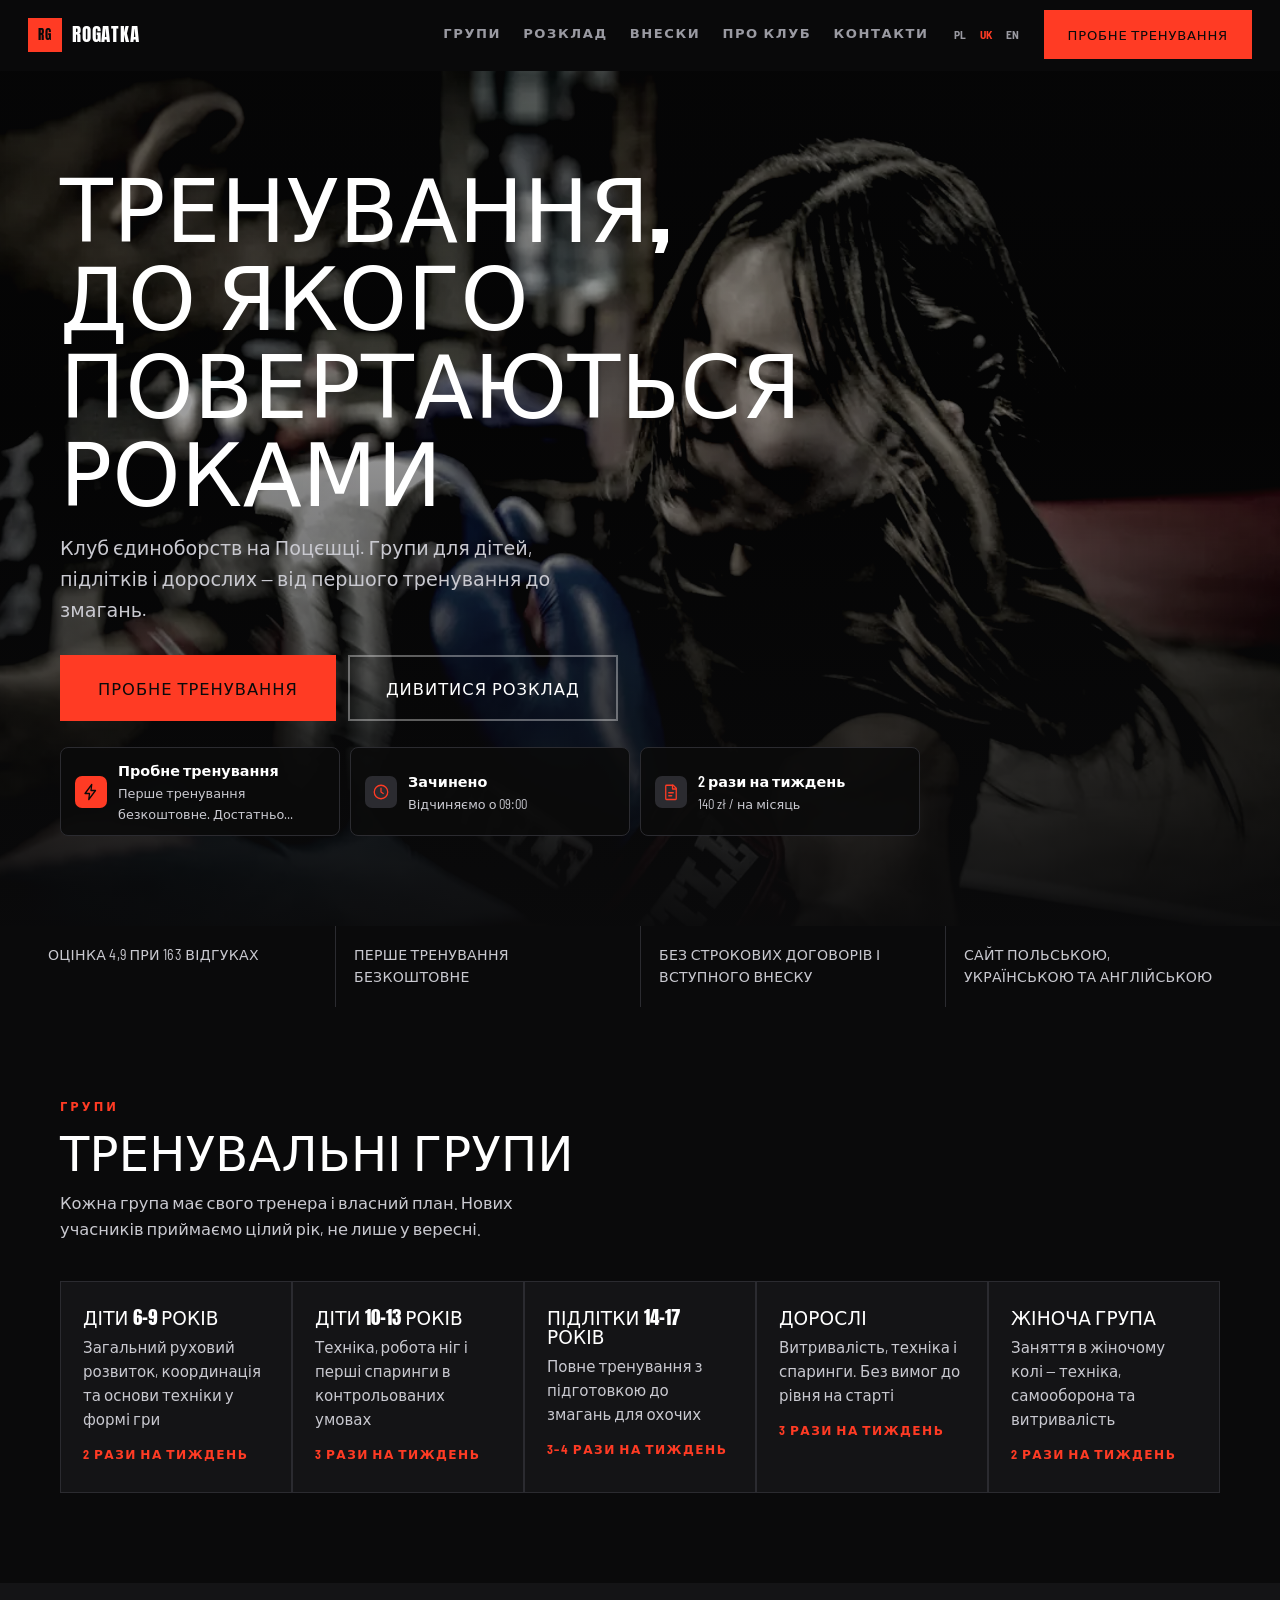
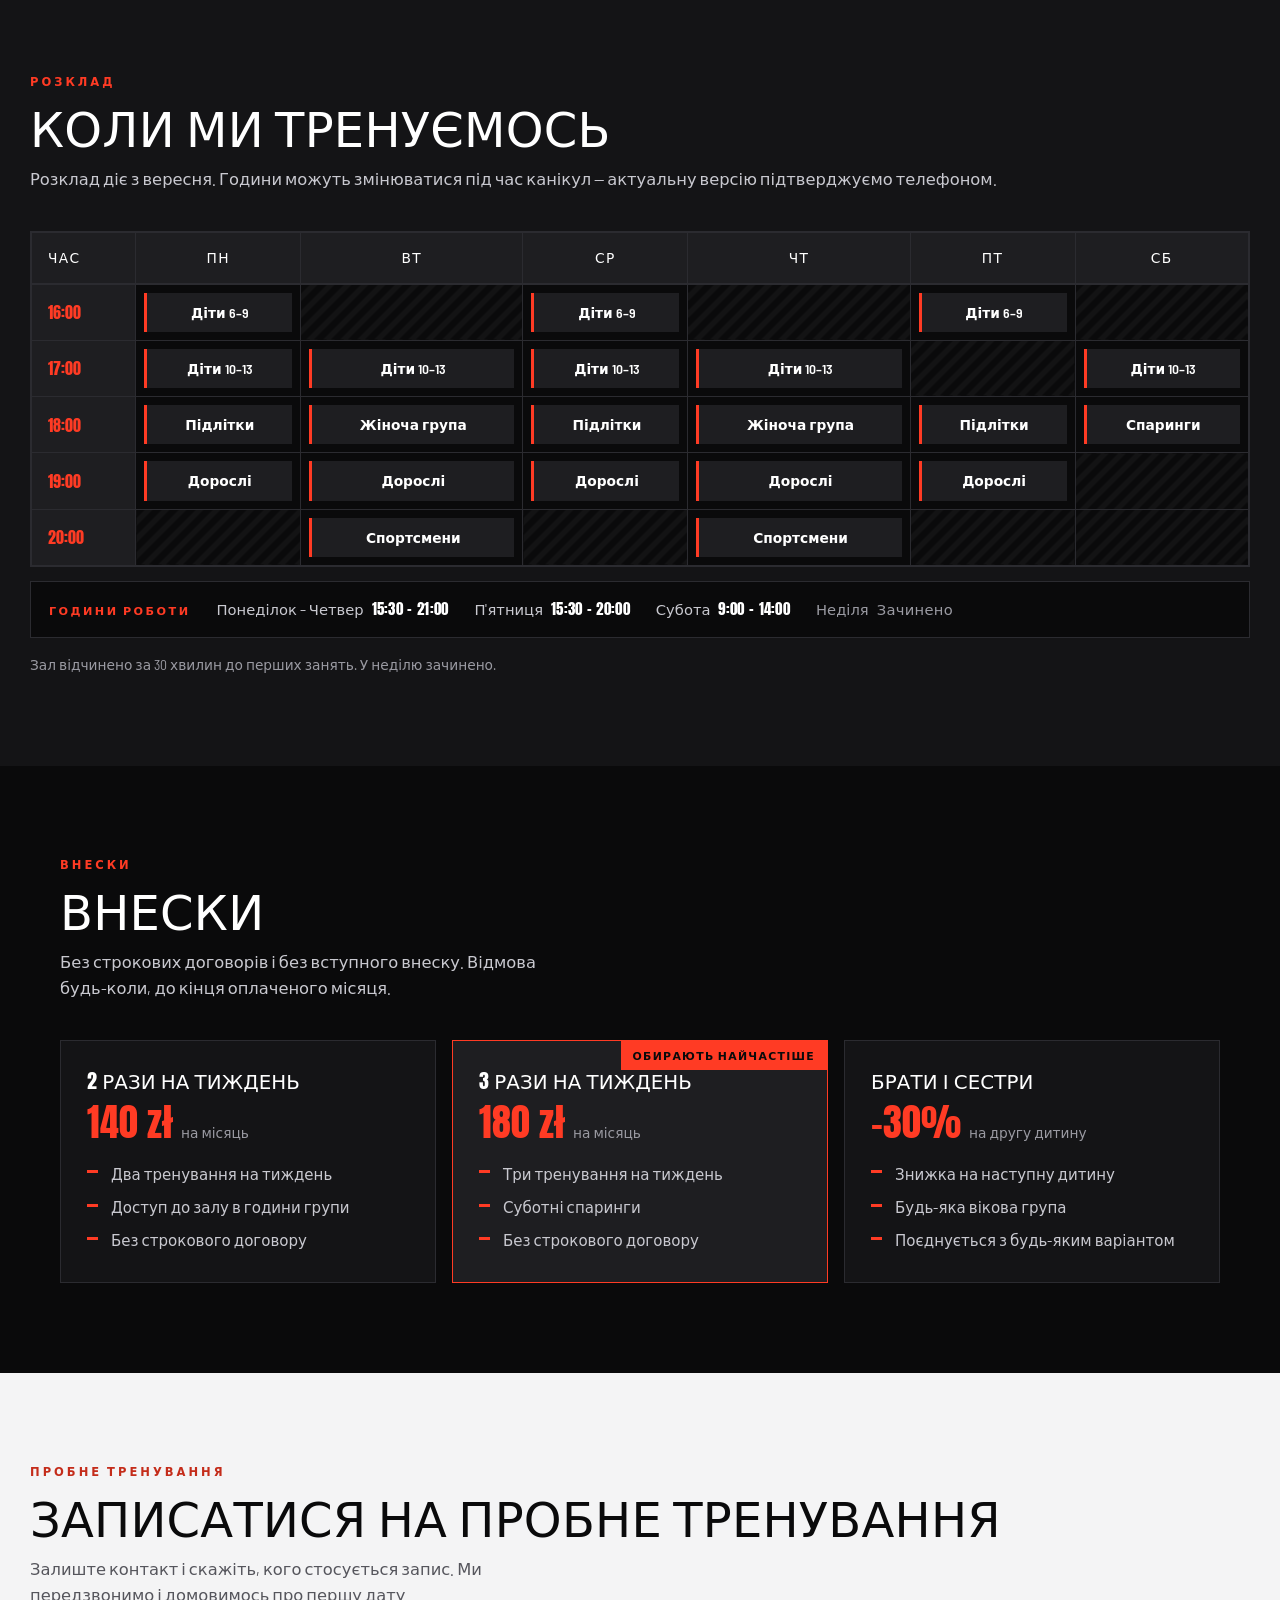
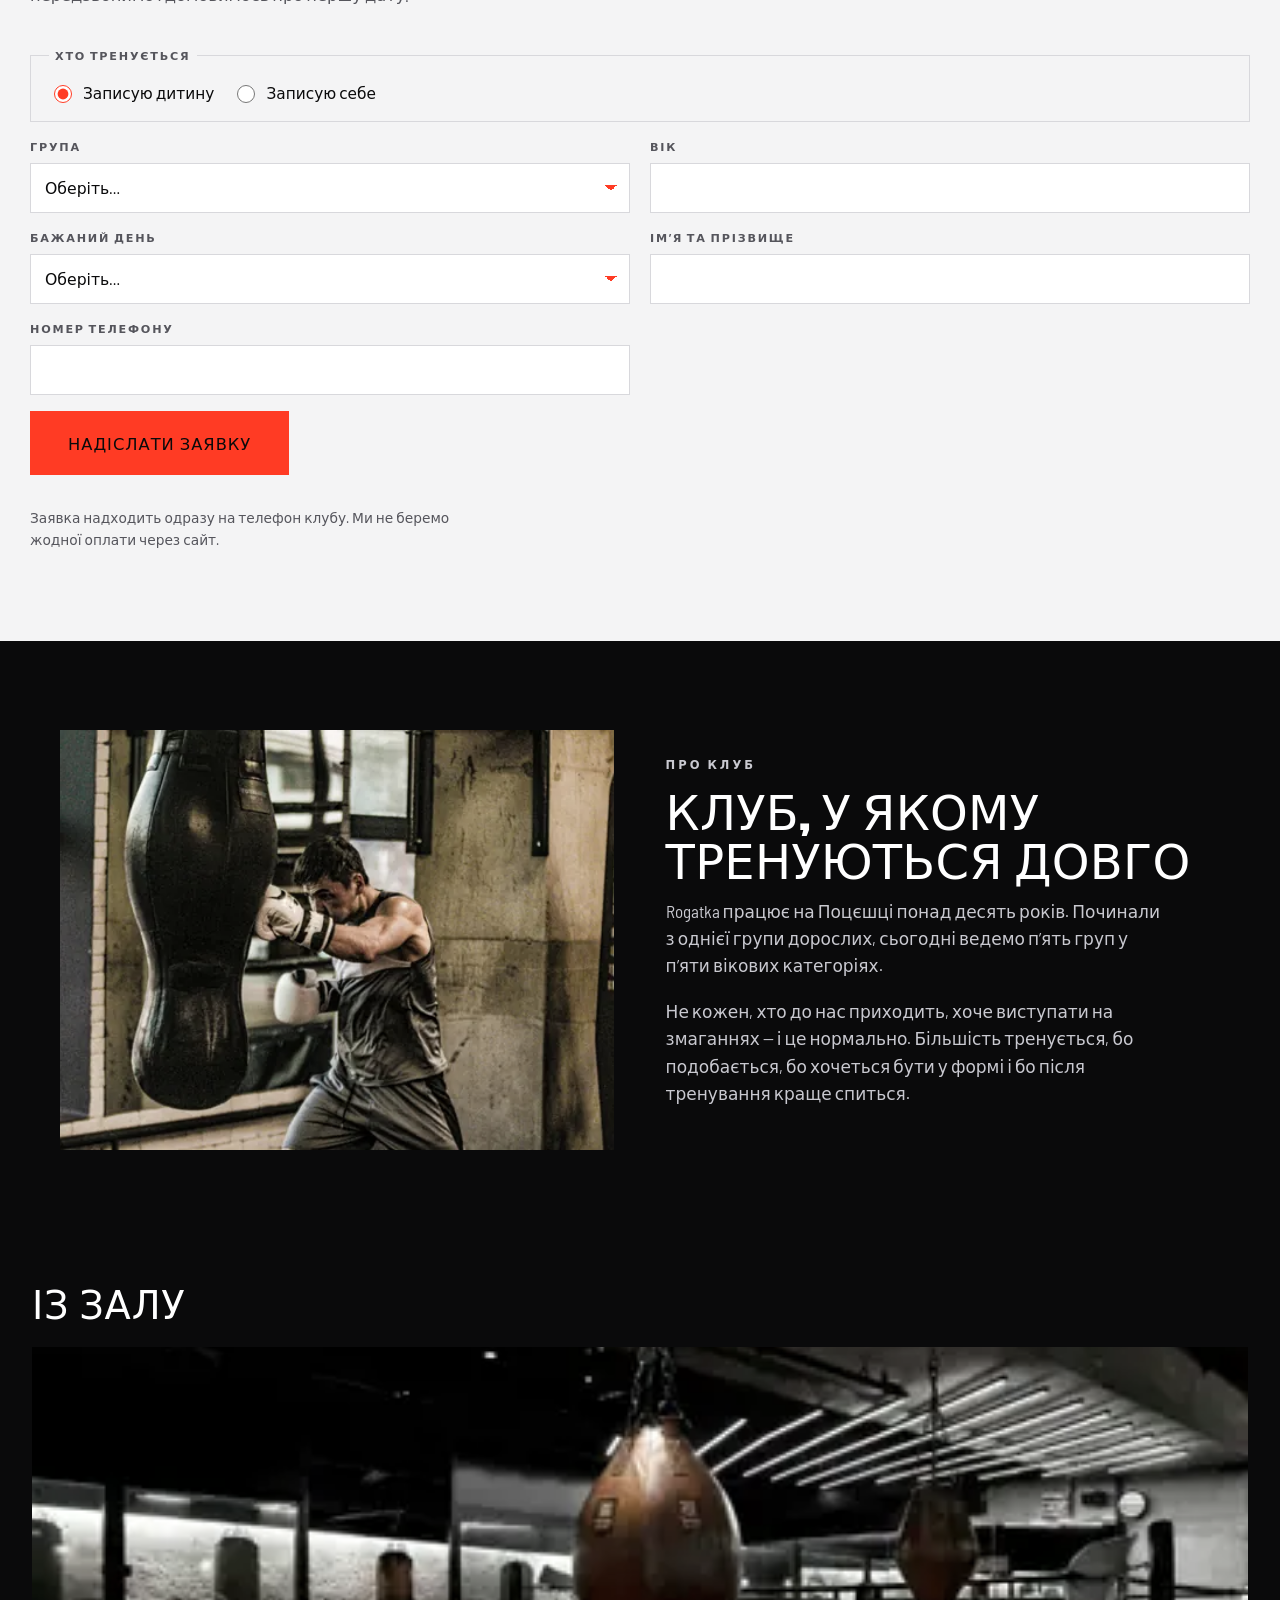
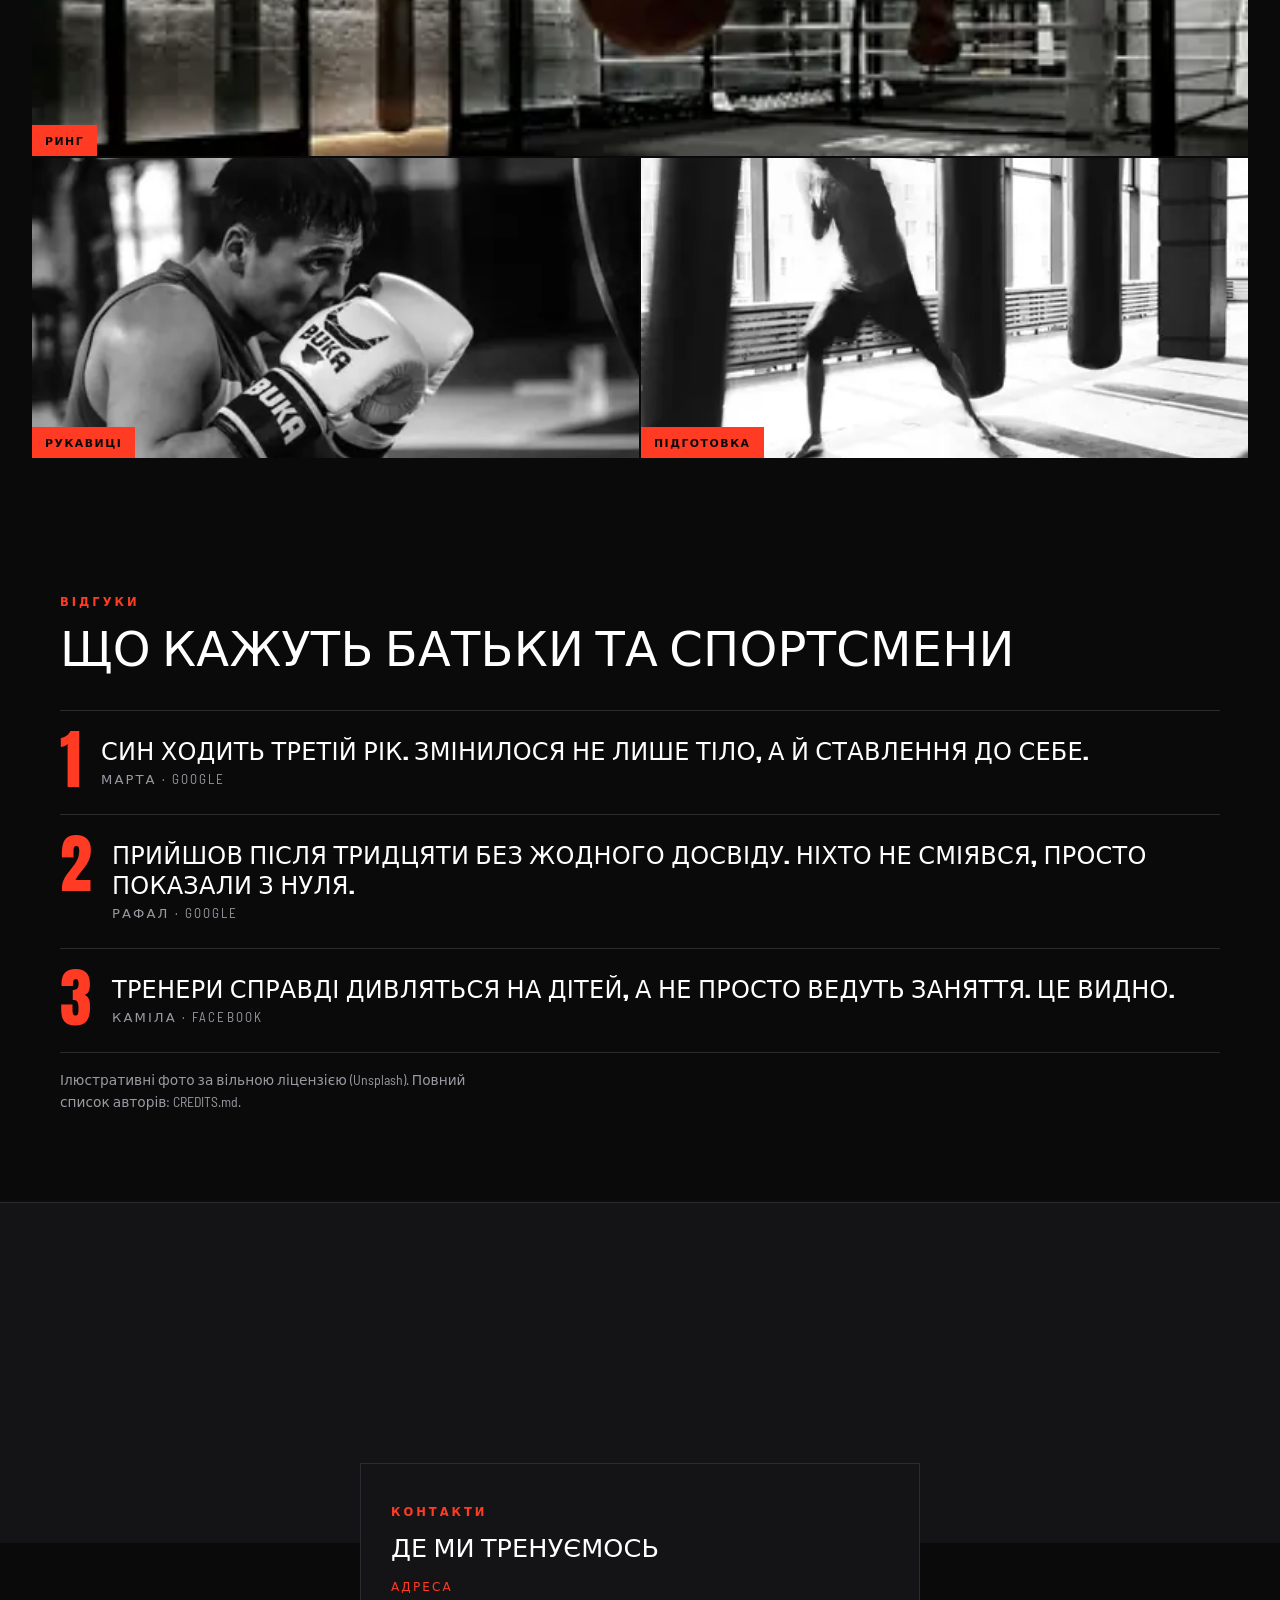
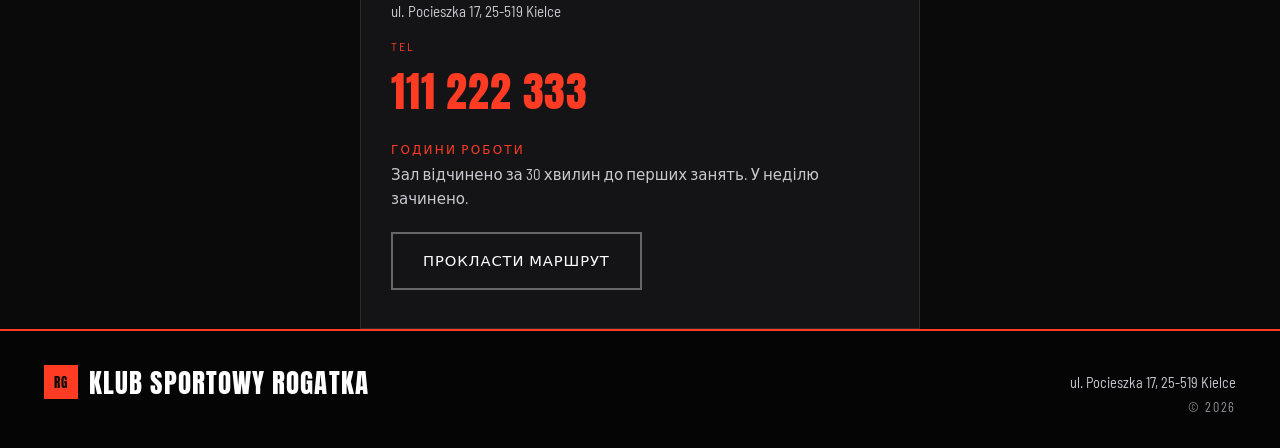
<file: uk/index.html>
<!DOCTYPE html>
<html lang="uk">
<head>
<meta charset="utf-8">
<meta name="viewport" content="width=device-width, initial-scale=1">
<title>KS Rogatka — єдиноборства, Кельце</title>
<meta name="description" content="Клуб єдиноборств у Кельце. Групи для дітей, підлітків і дорослих, розклад і внески на сайті. Перше тренування безкоштовне.">
<meta name="robots" content="noindex, nofollow">
<link rel="canonical" href="https://otabekmamadaliev.github.io/archetyp-klub/uk/">
<link rel="alternate" hreflang="pl" href="https://otabekmamadaliev.github.io/archetyp-klub/">
<link rel="alternate" hreflang="uk" href="https://otabekmamadaliev.github.io/archetyp-klub/uk/">
<link rel="alternate" hreflang="en" href="https://otabekmamadaliev.github.io/archetyp-klub/en/">
<link rel="alternate" hreflang="x-default" href="https://otabekmamadaliev.github.io/archetyp-klub/">
<meta name="theme-color" content="#0A0A0B">
<meta property="og:type" content="website">
<meta property="og:locale" content="uk_UA">
<meta property="og:site_name" content="Klub Sportowy Rogatka">
<meta property="og:title" content="KS Rogatka — єдиноборства, Кельце">
<meta property="og:description" content="Клуб єдиноборств у Кельце. Групи для дітей, підлітків і дорослих, розклад і внески на сайті. Перше тренування безкоштовне.">
<meta property="og:url" content="https://otabekmamadaliev.github.io/archetyp-klub/uk/">
<meta property="og:image" content="https://otabekmamadaliev.github.io/archetyp-klub/assets/img/og.jpg">
<meta name="twitter:card" content="summary_large_image">
<link rel="icon" href="data:image/svg+xml,%3Csvg xmlns='http://www.w3.org/2000/svg' viewBox='0 0 32 32'%3E%3Crect width='32' height='32' fill='%230A0A0B'/%3E%3Cpath d='M6 20h20M6 12h20' stroke='%23FF3B24' stroke-width='4'/%3E%3C/svg%3E">
<link rel="preconnect" href="https://fonts.googleapis.com">
<link rel="preconnect" href="https://fonts.gstatic.com" crossorigin>
<link rel="stylesheet" href="https://fonts.googleapis.com/css2?family=Anton&family=Barlow+Semi+Condensed:wght@400;500;600;700&display=swap">
<script>
/* Wykrywanie języka — tylko strona polska przekierowuje, więc nie ma pętli. */
(function(){
  try{
    var tu=document.documentElement.lang.slice(0,2), znane={pl:1,uk:1,en:1};
    function idz(l){var p=location.pathname.replace(/index\.html$/,'').replace(/\/(uk|en)\/?$/,'/');
      if(p.slice(-1)!=='/')p+='/';location.replace(l==='pl'?p:p+l+'/');}
    var w=null; try{w=localStorage.getItem('jezyk');}catch(e){}
    if(w&&znane[w]){if(w!==tu)idz(w);return;}
    if(tu!=='pl')return;
    try{if(sessionStorage.getItem('jezyk-auto'))return;sessionStorage.setItem('jezyk-auto','1');}catch(e){}
    var chce='en', lista=navigator.languages||[navigator.language||'en'];
    for(var i=0;i<lista.length;i++){var l=String(lista[i]).slice(0,2).toLowerCase();if(znane[l]){chce=l;break;}}
    if(chce!=='pl')idz(chce);
  }catch(e){}
})();
</script>
<link rel="stylesheet" href="../assets/style.css">

<link rel="preload" as="image" href="../assets/img/hero-2000.webp"
      imagesrcset="../assets/img/hero-640.webp 640w, ../assets/img/hero-960.webp 960w, ../assets/img/hero-1280.webp 1280w, ../assets/img/hero-1600.webp 1600w, ../assets/img/hero-2000.webp 2000w" imagesizes="100vw" type="image/webp" fetchpriority="high">

</head>
<body>
<a class="skip" href="#tresc">Перейти до вмісту</a>

<header class="belka" id="gora">
  <a class="marka" href="#gora"><span class="marka-znak">RG</span>Rogatka</a>
  <nav class="nawi" aria-label="Головне меню">
    <a href="#grupy">Групи</a>
    <a href="#grafik">Розклад</a>
    <a href="#skladki">Внески</a>
    <a href="#o-klubie">Про клуб</a>
    <a href="#znajdz">Контакти</a>
  </nav>
  <div class="jz" role="group" aria-label="Вибір мови"><a class="lang" href=".././" hreflang="pl" title="Polski">PL</a><span class="lang is-on" aria-current="true">UK</span><a class="lang" href="../en/" hreflang="en" title="English">EN</a></div>
  <a class="btn btn--czerwony btn--belka" href="#zapis">Пробне тренування</a>
  <button class="ham" type="button" aria-expanded="false" aria-controls="mm" aria-label="Відкрити меню"><span></span><span></span><span></span></button>
</header>
<nav class="mm" id="mm" aria-label="Головне меню">
  <a href="#grupy">Групи</a>
  <a href="#grafik">Розклад</a>
  <a href="#skladki">Внески</a>
  <a href="#zapis">Пробне тренування</a>
  <a href="#znajdz">Контакти</a>
  <div class="jz jz--mob" role="group" aria-label="Вибір мови"><a class="lang" href=".././" hreflang="pl" title="Polski">PL</a><span class="lang is-on" aria-current="true">UK</span><a class="lang" href="../en/" hreflang="en" title="English">EN</a></div>
</nav>

<main id="tresc">

  <section class="hero">
    <div class="hero-foto" aria-hidden="true"><picture><source type="image/webp" srcset="../assets/img/hero-640.webp 640w, ../assets/img/hero-960.webp 960w, ../assets/img/hero-1280.webp 1280w, ../assets/img/hero-1600.webp 1600w, ../assets/img/hero-2000.webp 2000w" sizes="100vw"><img class="img--hero" src="../assets/img/hero-2000.jpg" srcset="../assets/img/hero-640.jpg 640w, ../assets/img/hero-960.jpg 960w, ../assets/img/hero-1280.jpg 1280w, ../assets/img/hero-1600.jpg 1600w, ../assets/img/hero-2000.jpg 2000w" sizes="100vw" width="2000" height="1125" alt="Dwie osoby na treningu bokserskim w sali klubu" decoding="async" loading="eager" fetchpriority="high"></picture><span class="hero-zaslona"></span></div>
    <div class="hero-tresc">
      <h1>Тренування, до якого повертаються роками</h1>
      <p class="hero-lead">Клуб єдиноборств на Поцєшці. Групи для дітей, підлітків і дорослих — від першого тренування до змагань.</p>
      <div class="guziki">
        <a class="btn btn--czerwony btn--duzy" href="#zapis">Пробне тренування</a>
        <a class="btn btn--obrys btn--duzy" href="#grafik">Дивитися розклад</a>
      </div>
      <div class="kartki">
        <a class="kartka kartka--akcent" href="#zapis">
          <span class="kartka-znak" aria-hidden="true"><svg viewBox="0 0 24 24" fill="none" stroke="currentColor" stroke-width="1.7" stroke-linecap="round" stroke-linejoin="round"><path d="M13 2 4 14h6l-1 8 9-12h-6l1-8z"/></svg></span>
          <span class="kartka-tresc"><b>Пробне тренування</b><span>Перше тренування безкоштовне. Достатньо прийти у зручному одязі.</span></span>
        </a>
        <div class="kartka kartka--stan" id="kartka-stan" hidden>
          <span class="kartka-znak" aria-hidden="true"><svg viewBox="0 0 24 24" fill="none" stroke="currentColor" stroke-width="1.7" stroke-linecap="round" stroke-linejoin="round"><circle cx="12" cy="12" r="9"/><path d="M12 7v5l3 2"/></svg></span>
          <span class="kartka-tresc"><b data-stan-tytul></b><span data-stan-opis></span></span>
        </div>
        <a class="kartka" href="#skladki">
          <span class="kartka-znak" aria-hidden="true"><svg viewBox="0 0 24 24" fill="none" stroke="currentColor" stroke-width="1.7" stroke-linecap="round" stroke-linejoin="round"><path d="M6 3h9l4 4v14a1 1 0 0 1-1 1H6a1 1 0 0 1-1-1V4a1 1 0 0 1 1-1z"/><path d="M14 3v5h5"/><path d="M9 13h6M9 17h4"/></svg></span>
          <span class="kartka-tresc"><b>2 рази на тиждень</b><span>140 zł / на місяць</span></span>
        </a>
      </div>
    </div>
  </section>
  <!-- Cztery rzeczy, ktore klient chce uslyszec, ZANIM zacznie czytac oferte.
       Tresc to about.points z konfiguracji — juz przetlumaczone, wiec nie ma
       drugiego miejsca, ktore trzeba pamietac przy podmianie na prawdziwa firme. -->
  <section class="zaufanie" aria-label="Про нас">

    <div class="zaufanie-poz">Оцінка 4,9 при 163 відгуках</div>

    <div class="zaufanie-poz">Перше тренування безкоштовне</div>

    <div class="zaufanie-poz">Без строкових договорів і вступного внеску</div>

    <div class="zaufanie-poz">Сайт польською, українською та англійською</div>

  </section>

  <section class="grupy" id="grupy">
    <p class="nadtytul">Групи</p>
    <h2>Тренувальні групи</h2>
    <p class="wstep">Кожна група має свого тренера і власний план. Нових учасників приймаємо цілий рік, не лише у вересні.</p>
    <div class="grupy-siatka">

      <article class="grupa">
        <h3>Діти 6–9 років</h3>
        <p>Загальний руховий розвиток, координація та основи техніки у формі гри</p>
        <span class="grupa-razy">2 рази на тиждень</span>
      </article>

      <article class="grupa">
        <h3>Діти 10–13 років</h3>
        <p>Техніка, робота ніг і перші спаринги в контрольованих умовах</p>
        <span class="grupa-razy">3 рази на тиждень</span>
      </article>

      <article class="grupa">
        <h3>Підлітки 14–17 років</h3>
        <p>Повне тренування з підготовкою до змагань для охочих</p>
        <span class="grupa-razy">3–4 рази на тиждень</span>
      </article>

      <article class="grupa">
        <h3>Дорослі</h3>
        <p>Витривалість, техніка і спаринги. Без вимог до рівня на старті</p>
        <span class="grupa-razy">3 рази на тиждень</span>
      </article>

      <article class="grupa">
        <h3>Жіноча група</h3>
        <p>Заняття в жіночому колі — техніка, самооборона та витривалість</p>
        <span class="grupa-razy">2 рази на тиждень</span>
      </article>

    </div>
  </section>

  <!-- Plan zajęć jako prawdziwa tabela. To jest jedyny powód, dla którego
       rodzic wchodzi na stronę klubu o 22:00 — i dokładnie ta rzecz, której
       nie da się przeczytać z wizytówki Google. -->
  <section class="grafik" id="grafik">
    <p class="nadtytul">Розклад</p>
    <h2>Коли ми тренуємось</h2>
    <p class="wstep">Розклад діє з вересня. Години можуть змінюватися під час канікул — актуальну версію підтверджуємо телефоном.</p>
    <div class="grafik-otoczka">
      <table class="plan">
        <caption class="sr">Коли ми тренуємось</caption>
        <thead><tr><th scope="col">Час</th><th scope="col">Пн</th><th scope="col">Вт</th><th scope="col">Ср</th><th scope="col">Чт</th><th scope="col">Пт</th><th scope="col">Сб</th></tr></thead>
        <tbody><tr><th scope="row">16:00</th><td><span class="zajecia">Діти 6–9</span></td><td class="pusto"></td><td><span class="zajecia">Діти 6–9</span></td><td class="pusto"></td><td><span class="zajecia">Діти 6–9</span></td><td class="pusto"></td></tr><tr><th scope="row">17:00</th><td><span class="zajecia">Діти 10–13</span></td><td><span class="zajecia">Діти 10–13</span></td><td><span class="zajecia">Діти 10–13</span></td><td><span class="zajecia">Діти 10–13</span></td><td class="pusto"></td><td><span class="zajecia">Діти 10–13</span></td></tr><tr><th scope="row">18:00</th><td><span class="zajecia">Підлітки</span></td><td><span class="zajecia">Жіноча група</span></td><td><span class="zajecia">Підлітки</span></td><td><span class="zajecia">Жіноча група</span></td><td><span class="zajecia">Підлітки</span></td><td><span class="zajecia">Спаринги</span></td></tr><tr><th scope="row">19:00</th><td><span class="zajecia">Дорослі</span></td><td><span class="zajecia">Дорослі</span></td><td><span class="zajecia">Дорослі</span></td><td><span class="zajecia">Дорослі</span></td><td><span class="zajecia">Дорослі</span></td><td class="pusto"></td></tr><tr><th scope="row">20:00</th><td class="pusto"></td><td><span class="zajecia">Спортсмени</span></td><td class="pusto"></td><td><span class="zajecia">Спортсмени</span></td><td class="pusto"></td><td class="pusto"></td></tr></tbody>
      </table>
    </div>

    <!-- Godziny otwarcia sali NIE maja osobnej sekcji: sala jest otwarta wtedy,
         kiedy ktos trenuje, wiec plan powyzej juz to mowi. Tu zostaje tylko
         pasek z zakresami i zdanie o tym, kiedy mozna wejsc. -->
    <div class="sala-pasek">
      <span class="sala-etyk">Години роботи</span>
      <div class="sala-wpisy"><span class="sala-wpis"><span class="sala-dni">Понеділок – Четвер</span><b class="sala-czas">15:30 – 21:00</b></span><span class="sala-wpis"><span class="sala-dni">П&#39;ятниця</span><b class="sala-czas">15:30 – 20:00</b></span><span class="sala-wpis"><span class="sala-dni">Субота</span><b class="sala-czas">9:00 – 14:00</b></span><span class="sala-wpis sala-wpis--zamkniete"><span class="sala-dni">Неділя</span><b class="sala-czas">Зачинено</b></span></div>
    </div>
    <p class="drobne">Зал відчинено за 30 хвилин до перших занять. У неділю зачинено.</p>
  </section>

  <section class="skladki" id="skladki">
    <p class="nadtytul">Внески</p>
    <h2>Внески</h2>
    <p class="wstep">Без строкових договорів і без вступного внеску. Відмова будь-коли, до кінця оплаченого місяця.</p>
    <div class="skladki-siatka">

      <article class="skladka">

        <h3>2 рази на тиждень</h3>
        <p class="skladka-cena"><b>140 zł</b><span>на місяць</span></p>
        <ul><li>Два тренування на тиждень</li><li>Доступ до залу в години групи</li><li>Без строкового договору</li></ul>
      </article>

      <article class="skladka skladka--polecana">
        <span class="wyroznik">Обирають найчастіше</span>
        <h3>3 рази на тиждень</h3>
        <p class="skladka-cena"><b>180 zł</b><span>на місяць</span></p>
        <ul><li>Три тренування на тиждень</li><li>Суботні спаринги</li><li>Без строкового договору</li></ul>
      </article>

      <article class="skladka">

        <h3>Брати і сестри</h3>
        <p class="skladka-cena"><b>−30%</b><span>на другу дитину</span></p>
        <ul><li>Знижка на наступну дитину</li><li>Будь-яка вікова група</li><li>Поєднується з будь-яким варіантом</li></ul>
      </article>

    </div>
  </section>

  <section class="zapis" id="zapis">
    <div class="zapis-naglowek">
      <p class="nadtytul">Пробне тренування</p>
      <h2>Записатися на пробне тренування</h2>
      <p class="wstep">Залиште контакт і скажіть, кого стосується запис. Ми передзвонимо і домовимось про першу дату.</p>
    </div>
    <form class="zapis-form" id="zapis-form" novalidate>
      <fieldset class="kto">
        <legend>Хто тренується</legend>
        <label class="radio"><input type="radio" name="kto" value="dziecko" checked> <span>Записую дитину</span></label>
        <label class="radio"><input type="radio" name="kto" value="siebie"> <span>Записую себе</span></label>
      </fieldset>
      <p class="pole-grupa">
        <label for="pole-grupa">Група</label>
        <select class="pole" id="pole-grupa" name="grupa" required></select>
      </p>
      <p class="pole-grupa">
        <label for="pole-wiek">Вік</label>
        <input class="pole" id="pole-wiek" name="wiek" type="number" min="4" max="99" inputmode="numeric" required>
      </p>
      <p class="pole-grupa">
        <label for="pole-dzien">Бажаний день</label>
        <select class="pole" id="pole-dzien" name="dzien"></select>
      </p>
      <p class="pole-grupa">
        <label for="pole-imie">Імʼя та прізвище</label>
        <input class="pole" id="pole-imie" name="imie" type="text" autocomplete="name" required>
      </p>
      <p class="pole-grupa">
        <label for="pole-tel">Номер телефону</label>
        <input class="pole" id="pole-tel" name="tel" type="tel" inputmode="tel" autocomplete="tel" required>
      </p>
      <div class="zapis-stopka">
        <button class="btn btn--czerwony btn--duzy" type="submit">Надіслати заявку</button>
        <p class="zapis-komunikat" id="zapis-komunikat" role="status" aria-live="polite"></p>
      </div>
      <p class="drobne">Заявка надходить одразу на телефон клубу. Ми не беремо жодної оплати через сайт.</p>
    </form>
  </section>

  <section class="o-klubie" id="o-klubie">
    <figure class="o-klubie-foto"><picture><source type="image/webp" srcset="../assets/img/about-480.webp 480w, ../assets/img/about-720.webp 720w, ../assets/img/about-960.webp 960w, ../assets/img/about-1200.webp 1200w" sizes="(min-width: 1160px) 508px, (min-width: 900px) 45vw, calc(100vw - 40px)"><img class="img--about" src="../assets/img/about-1200.jpg" srcset="../assets/img/about-480.jpg 480w, ../assets/img/about-720.jpg 720w, ../assets/img/about-960.jpg 960w, ../assets/img/about-1200.jpg 1200w" sizes="(min-width: 1160px) 508px, (min-width: 900px) 45vw, calc(100vw - 40px)" width="1200" height="900" alt="Zawodnik ćwiczy uderzenia w sali treningowej" decoding="async" loading="lazy"></picture></figure>
    <div class="o-klubie-tresc">
      <p class="nadtytul">Про клуб</p>
      <h2>Клуб, у якому тренуються довго</h2>
      <p>Rogatka працює на Поцєшці понад десять років. Починали з однієї групи дорослих, сьогодні ведемо пʼять груп у пʼяти вікових категоріях.</p><p>Не кожен, хто до нас приходить, хоче виступати на змаганнях — і це нормально. Більшість тренується, бо подобається, бо хочеться бути у формі і бо після тренування краще спиться.</p>
    </div>
  </section>


  <section class="sala">
    <h2 class="sala-tytul">Із залу</h2>
    <div class="sala-krata">
      <figure><picture><source type="image/webp" srcset="../assets/img/trening-1-400.webp 400w, ../assets/img/trening-1-600.webp 600w, ../assets/img/trening-1-800.webp 800w" sizes="(min-width: 1160px) 350px, (min-width: 980px) 31vw, (min-width: 640px) calc(50vw - 28px), calc(100vw - 40px)"><img class="img--trening-1" src="../assets/img/trening-1-800.jpg" srcset="../assets/img/trening-1-400.jpg 400w, ../assets/img/trening-1-600.jpg 600w, ../assets/img/trening-1-800.jpg 800w" sizes="(min-width: 1160px) 350px, (min-width: 980px) 31vw, (min-width: 640px) calc(50vw - 28px), calc(100vw - 40px)" width="800" height="600" alt="Ring bokserski z rękawicami zawieszonymi na linach" decoding="async" loading="lazy"></picture><figcaption>Ринг</figcaption></figure><figure><picture><source type="image/webp" srcset="../assets/img/trening-2-400.webp 400w, ../assets/img/trening-2-600.webp 600w, ../assets/img/trening-2-800.webp 800w" sizes="(min-width: 1160px) 350px, (min-width: 980px) 31vw, (min-width: 640px) calc(50vw - 28px), calc(100vw - 40px)"><img class="img--trening-2" src="../assets/img/trening-2-800.jpg" srcset="../assets/img/trening-2-400.jpg 400w, ../assets/img/trening-2-600.jpg 600w, ../assets/img/trening-2-800.jpg 800w" sizes="(min-width: 1160px) 350px, (min-width: 980px) 31vw, (min-width: 640px) calc(50vw - 28px), calc(100vw - 40px)" width="800" height="600" alt="Zawodnik w rękawicach bokserskich podczas treningu" decoding="async" loading="lazy"></picture><figcaption>Рукавиці</figcaption></figure><figure><picture><source type="image/webp" srcset="../assets/img/trening-3-400.webp 400w, ../assets/img/trening-3-600.webp 600w, ../assets/img/trening-3-800.webp 800w" sizes="(min-width: 1160px) 350px, (min-width: 980px) 31vw, (min-width: 640px) calc(50vw - 28px), calc(100vw - 40px)"><img class="img--trening-3" src="../assets/img/trening-3-800.jpg" srcset="../assets/img/trening-3-400.jpg 400w, ../assets/img/trening-3-600.jpg 600w, ../assets/img/trening-3-800.jpg 800w" sizes="(min-width: 1160px) 350px, (min-width: 980px) 31vw, (min-width: 640px) calc(50vw - 28px), calc(100vw - 40px)" width="800" height="600" alt="Ćwiczenie gimnastyczne na macie w sali klubu" decoding="async" loading="lazy"></picture><figcaption>Підготовка</figcaption></figure>
    </div>
  </section>


  <section class="opinie">
    <p class="nadtytul">Відгуки</p>
    <h2>Що кажуть батьки та спортсмени</h2>
    <div class="opinie-numery">

      <article class="opinia">
        <span class="opinia-nr" aria-hidden="true">1</span>
        <p class="opinia-tekst">Син ходить третій рік. Змінилося не лише тіло, а й ставлення до себе.</p>
        <p class="opinia-kto">Марта &middot; Google</p>
      </article>

      <article class="opinia">
        <span class="opinia-nr" aria-hidden="true">2</span>
        <p class="opinia-tekst">Прийшов після тридцяти без жодного досвіду. Ніхто не сміявся, просто показали з нуля.</p>
        <p class="opinia-kto">Рафал &middot; Google</p>
      </article>

      <article class="opinia">
        <span class="opinia-nr" aria-hidden="true">3</span>
        <p class="opinia-tekst">Тренери справді дивляться на дітей, а не просто ведуть заняття. Це видно.</p>
        <p class="opinia-kto">Каміла &middot; Facebook</p>
      </article>

    </div>
    <p class="drobne">Ілюстративні фото за вільною ліцензією (Unsplash). Повний список авторів: CREDITS.md.</p>
  </section>

  <section class="znajdz" id="znajdz">
    <div class="mapa">
      <iframe src="https://www.google.com/maps?q=50.885,20.638&amp;hl=pl&amp;z=17&amp;output=embed" title="Klub Sportowy Rogatka — Адреса" loading="lazy" referrerpolicy="no-referrer-when-downgrade"></iframe>
    </div>
    <div class="karta-hali">
      <p class="nadtytul">Контакти</p>
      <h2>Де ми тренуємось</h2>
      <ul class="dane-hali">
        <li><span class="dane-etyk">Адреса</span>ul. Pocieszka 17, 25-519 Kielce</li>
        <li><span class="dane-etyk">TEL</span><a class="tel-duzy" href="tel:+48111222333">111 222 333</a></li>
        <li><span class="dane-etyk">Години роботи</span>Зал відчинено за 30 хвилин до перших занять. У неділю зачинено.</li>
      </ul>
      <a class="btn btn--obrys" href="https://www.google.com/maps/search/?api=1&amp;query=Pocieszka+17+Kielce" target="_blank" rel="noopener">Прокласти маршрут</a>
    </div>
  </section>

</main>

<footer class="stopa">
  <div class="stopa-marka"><span class="marka-znak">RG</span>Klub Sportowy Rogatka</div>
  <div class="stopa-prawo">
    <p class="stopa-adres">ul. Pocieszka 17, 25-519 Kielce</p>
    <p class="drobne">&copy; 2026</p>
  </div>
</footer>

<script id="i18n" type="application/json">{"sending":"Надсилання…","fillAll":"Заповніть усі поля форми.","openingMail":"Відкриваємо вашу поштову програму…","notConnected":"Форма ще не підключена. Будь ласка, зателефонуйте нам.","sent":"Дякуємо! Повідомлення надіслано — ми скоро зв'яжемося з вами.","failed":"Не вдалося надіслати повідомлення. Будь ласка, зателефонуйте нам.","mailName":"Ім'я та прізвище","mailContact":"Контакт","backToTop":"Нагору","closeGallery":"Закрити перегляд","prevImage":"Попереднє фото","nextImage":"Наступне фото","closeMenu":"Закрити меню","kFill":"Оберіть групу та вкажіть вік.","kPhone":"Вкажіть імʼя та номер телефону.","kOpening":"Відкриваємо повідомлення із заявкою…","kNoChannel":"Онлайн-запис ще не підключено. Зателефонуйте, будь ласка.","kDone":"Готово. Надішліть повідомлення, що відкрилося — ми передзвонимо з датою."}</script>
<script id="dane" type="application/json">{"godziny":[[930,1260],[930,1260],[930,1260],[930,1260],[930,1200],[540,840],null],"dniTyg":["Понеділок","Вівторок","Середа","Четвер","П'ятниця","Субота","Неділя"],"stan":{"terazOtwarte":"Зараз відчинено","doGodz":"до {g}","zamkniete":"Зачинено","otwieramy":"Відчиняємо {d} о {g}"},"tel":"+48111222333","firma":"Klub Sportowy Rogatka","grupy":["Dzieci 6–9 lat","Dzieci 10–13 lat","Młodzież 14–17 lat","Dorośli","Grupa kobiet"],"dni":["Poniedziałek","Wtorek","Środa","Czwartek","Piątek","Sobota"],"slowa":{"choose":"Оберіть…"}}</script>
<script src="../assets/app.js" defer></script>
<script type="application/ld+json">{
  "@context": "https://schema.org",
  "@type": "SportsClub",
  "name": "Klub Sportowy Rogatka",
  "image": "https://otabekmamadaliev.github.io/archetyp-klub/assets/img/og.jpg",
  "url": "https://otabekmamadaliev.github.io/archetyp-klub/",
  "telephone": "+48111222333",
  "priceRange": "140–180 zł",
  "address": {
    "@type": "PostalAddress",
    "streetAddress": "ul. Pocieszka 17",
    "addressLocality": "Kielce",
    "postalCode": "25-519",
    "addressRegion": "świętokrzyskie",
    "addressCountry": "PL"
  },
  "geo": {
    "@type": "GeoCoordinates",
    "latitude": 50.885,
    "longitude": 20.638
  },
  "openingHoursSpecification": [
    {
      "@type": "OpeningHoursSpecification",
      "dayOfWeek": "Monday",
      "opens": "15:30",
      "closes": "21:00"
    },
    {
      "@type": "OpeningHoursSpecification",
      "dayOfWeek": "Tuesday",
      "opens": "15:30",
      "closes": "21:00"
    },
    {
      "@type": "OpeningHoursSpecification",
      "dayOfWeek": "Wednesday",
      "opens": "15:30",
      "closes": "21:00"
    },
    {
      "@type": "OpeningHoursSpecification",
      "dayOfWeek": "Thursday",
      "opens": "15:30",
      "closes": "21:00"
    },
    {
      "@type": "OpeningHoursSpecification",
      "dayOfWeek": "Friday",
      "opens": "15:30",
      "closes": "20:00"
    },
    {
      "@type": "OpeningHoursSpecification",
      "dayOfWeek": "Saturday",
      "opens": "09:00",
      "closes": "14:00"
    }
  ],
  "hasMap": "https://www.google.com/maps/search/?api=1&query=Pocieszka+17+Kielce",
  "areaServed": {
    "@type": "City",
    "name": "Kielce"
  },
  "sameAs": []
}</script>
</body>
</html>
</file>
<file: assets/style.css>
/* ARCHETYP: KLUB / CZŁONKOSTWO — arkusz wyłącznie tego projektu.
 *
 * Wzorzec dla wszystkiego, co sprzedaje REGULARNY UDZIAŁ: klub sportów walki,
 * siłownia, szkoła tańca, szkółka pływacka, klub wspinaczkowy. W bazie prospektów
 * to tylko 2 firmy, ale jedna z nich — klub sportów walki z oceną 4,9 przy 163
 * opiniach — jest największą dziurą na całej liście.
 *
 * Reguła układu: PLAN ZAJĘĆ jako prawdziwa tabela, wysoko na stronie.
 * To jedyny powód, dla którego rodzic wchodzi na stronę klubu o 22:00, i jedyna
 * rzecz, której nie da się odczytać z wizytówki Google. Cennik składek jest
 * drugi w kolejności, bo to drugie pytanie, jakie zadaje.
 *
 * Krój Anton i mocna czerwień: klub ma wyglądać na miejsce, gdzie się pracuje,
 * a nie na studio odnowy biologicznej.
 */

:root{
  --czern:#0A0A0B;
  --czern-2:#141416;
  --czern-3:#1E1E21;
  --czerwony:#FF3B24;
  --czerwony-ciemny:#C42C1A;
  --czerwony-hover:#FF6B57;
  --biel:#FFFFFF;
  --popiol:#9A9AA2;
  --popiol-jasny:#C9C9D0;
  --kant:#2B2B30;
  --papier:#F4F4F5;
  --tyt:'Anton',Impact,system-ui,sans-serif;
  --tekst:'Barlow Semi Condensed',system-ui,-apple-system,'Segoe UI',Roboto,sans-serif;
  --szer:1220px;
  --tempo:.25s;
}

*,*::before,*::after{box-sizing:border-box}
html{-webkit-text-size-adjust:100%;scroll-behavior:smooth;scroll-padding-top:76px}
body{margin:0;background:var(--czern);color:var(--biel);
  font:400 17px/1.6 var(--tekst);-webkit-font-smoothing:antialiased}
img{max-width:100%;display:block}
a{color:inherit}
h1,h2,h3{font-family:var(--tyt);font-weight:400;line-height:1.02;margin:0;
  letter-spacing:.005em;text-transform:uppercase}
.sr{position:absolute;width:1px;height:1px;overflow:hidden;clip:rect(0 0 0 0)}
.skip{position:absolute;left:-9999px;background:var(--czerwony);color:var(--czern);padding:10px 16px;z-index:300}
.skip:focus{left:12px;top:12px}
:focus-visible{outline:3px solid var(--czerwony);outline-offset:2px}
.nadtytul{font-size:.72rem;font-weight:700;letter-spacing:.26em;text-transform:uppercase;
  color:var(--czerwony);margin:0 0 12px}
.wstep{font-size:1.02rem;color:var(--popiol-jasny);max-width:62ch;margin:0}
.drobne{font-size:.86rem;color:var(--popiol);margin:16px 0 0;max-width:62ch}

.btn{display:inline-flex;align-items:center;justify-content:center;gap:8px;
  font-family:var(--tyt);font-size:.92rem;letter-spacing:.06em;text-transform:uppercase;
  text-decoration:none;cursor:pointer;border:2px solid transparent;padding:15px 30px;
  transition:background var(--tempo) linear,color var(--tempo) linear,
    border-color var(--tempo) linear,transform var(--tempo) linear}
.btn--czerwony{background:var(--czerwony);color:var(--czern)}
.btn--czerwony:hover{background:var(--czerwony-hover);transform:translateY(-2px)}
.btn--obrys{background:transparent;color:var(--biel);border-color:rgba(255,255,255,.35)}
.btn--obrys:hover{background:rgba(255,255,255,.1);border-color:var(--biel)}
.btn--duzy{padding:18px 36px;font-size:1.02rem}
.btn--belka{padding:12px 22px;font-size:.82rem}

/* ------------------------------------------------------------- belka */
.belka{position:sticky;top:0;z-index:100;display:flex;align-items:center;gap:18px;min-width:0;
  padding:10px clamp(14px,3vw,28px);background:rgba(10,10,11,.95);backdrop-filter:blur(8px);
  border-bottom:2px solid transparent;transition:border-color var(--tempo) linear}
.belka.przewiniety{border-bottom-color:var(--czerwony)}
.marka{display:flex;align-items:center;gap:10px;text-decoration:none;margin-right:auto;min-width:0;
  font-family:var(--tyt);font-size:1.18rem;letter-spacing:.04em;text-transform:uppercase;
  overflow:hidden;text-overflow:ellipsis;white-space:nowrap}
.marka-znak{flex:0 0 auto;display:grid;place-items:center;width:34px;height:34px;
  background:var(--czerwony);color:var(--czern);font-size:.84rem}
.nawi{display:flex;gap:22px}
.nawi a{font-size:.82rem;font-weight:600;letter-spacing:.12em;text-transform:uppercase;
  text-decoration:none;color:var(--popiol);padding:6px 0;border-bottom:2px solid transparent;
  transition:color var(--tempo) linear,border-color var(--tempo) linear}
.nawi a:hover{color:var(--biel);border-bottom-color:var(--czerwony)}
.jz{display:flex;gap:0;flex:0 0 auto}
.jz .lang{font-size:.72rem;font-weight:700;padding:6px 7px;text-decoration:none;
  color:var(--popiol);transition:color var(--tempo) linear}
.jz .lang:hover{color:var(--biel)}
.jz .lang.is-on{color:var(--czerwony)}
.ham{display:none;background:0;border:0;padding:10px;cursor:pointer;flex-direction:column;gap:5px}
.ham span{display:block;width:22px;height:3px;background:var(--biel)}
.mm{display:none}

/* -------------------------------------------------------------- hero */
.hero{position:relative;isolation:isolate;min-height:clamp(420px,60vh,600px);
  display:flex;align-items:flex-end}
.hero-foto{position:absolute;inset:0;z-index:-1;overflow:hidden}
.hero-foto picture,.hero-foto img{width:100%;height:100%;object-fit:cover;filter:grayscale(.35) contrast(1.08)}
.hero-zaslona{position:absolute;inset:0;
  background:linear-gradient(180deg,rgba(10,10,11,.55) 0%,rgba(10,10,11,.4) 40%,rgba(10,10,11,.96) 100%)}
.hero-tresc{max-width:var(--szer);width:100%;margin:0 auto;
  padding:clamp(48px,7vw,90px) clamp(18px,4vw,30px)}
.hero h1{font-size:clamp(2.4rem,7.2vw,5.4rem);max-width:15ch}
.hero-lead{font-size:clamp(1.02rem,1.5vw,1.2rem);color:var(--popiol-jasny);max-width:50ch;margin:20px 0 0}
.guziki{display:flex;flex-wrap:wrap;gap:12px;margin-top:30px}
/* Pierwszy trening za darmo jest najmocniejszym argumentem klubu — dostaje
   własny pasek, a nie linijkę w akapicie. */
.proba{display:inline-block;margin:26px 0 0;padding:12px 18px;background:var(--czerwony);
  color:var(--czern);font-weight:600;font-size:.94rem}

/* ------------------------------------------------------------ sekcje */
.grupy,.grafik,.skladki,.zapis,.opinie{max-width:var(--szer);margin:0 auto;
  padding:clamp(50px,7vw,100px) clamp(18px,4vw,30px)}
.grupy h2,.grafik h2,.skladki h2,.zapis h2,.opinie h2,.o-klubie h2,.znajdz-dane h2{
  font-size:clamp(1.8rem,4.2vw,3rem);margin-bottom:.3em}

.grupy-siatka{display:grid;gap:2px;background:var(--kant);border:1px solid var(--kant);
  margin-top:clamp(26px,3vw,44px)}
.grupa{background:var(--czern-2);padding:26px 22px;transition:background var(--tempo) linear}
.grupa:hover{background:var(--czern-3)}
.grupa h3{font-size:1.16rem;margin-bottom:8px}
.grupa p{margin:0;font-size:.94rem;color:var(--popiol-jasny)}
.grupa-razy{display:inline-block;margin-top:14px;font-size:.76rem;font-weight:700;
  letter-spacing:.12em;text-transform:uppercase;color:var(--czerwony)}

/* ------------------------------------------------------------ grafik */
.grafik{background:var(--czern-2);max-width:none}
.grafik > *{max-width:var(--szer);margin-inline:auto}
/* position:relative domyka kontener przewijania — gdyby kiedys trafil tu
   element absolutny, nie ucieknie poza tabele i nie rozepchnie strony. */
.grafik-otoczka{position:relative;margin-top:clamp(26px,3vw,44px);overflow-x:auto;
  border:1px solid var(--kant);-webkit-overflow-scrolling:touch}
.plan{width:100%;border-collapse:collapse;min-width:680px;background:var(--czern)}
.plan th,.plan td{border:1px solid var(--kant);padding:0}
.plan thead th{background:var(--czern-3);font-family:var(--tyt);font-weight:400;
  font-size:.86rem;letter-spacing:.1em;text-transform:uppercase;padding:14px 10px;text-align:center}
.plan thead th:first-child{text-align:left;padding-left:16px}
.plan tbody th{font-family:var(--tyt);font-weight:400;font-size:1.02rem;color:var(--czerwony);
  padding:14px 16px;text-align:left;white-space:nowrap;background:var(--czern-3)}
.plan td{text-align:center;vertical-align:middle;padding:8px}
.zajecia{display:block;background:var(--czern-3);border-left:3px solid var(--czerwony);
  padding:11px 10px;font-size:.86rem;font-weight:600;line-height:1.25}
/* Puste okienko musi wyglądać na celowo puste — rodzic czytający plan
   ma od razu widzieć, w które dni sali po prostu nie ma. */
.plan .pusto{background:repeating-linear-gradient(135deg,transparent 0 6px,rgba(255,255,255,.035) 6px 12px)}

/* ----------------------------------------------------------- składki */
.skladki-siatka{display:grid;gap:16px;margin-top:clamp(26px,3vw,44px)}
.skladka{position:relative;background:var(--czern-2);border:1px solid var(--kant);padding:30px 26px}
.skladka--polecana{border-color:var(--czerwony);background:var(--czern-3)}
.wyroznik{position:absolute;top:0;right:0;background:var(--czerwony);color:var(--czern);
  font-size:.68rem;font-weight:700;letter-spacing:.12em;text-transform:uppercase;padding:6px 12px}
.skladka h3{font-size:1.24rem;margin-bottom:12px}
.skladka-cena{margin:0 0 18px;display:flex;align-items:baseline;gap:8px}
.skladka-cena b{font-family:var(--tyt);font-weight:400;font-size:2.4rem;color:var(--czerwony);line-height:1}
.skladka-cena span{font-size:.86rem;color:var(--popiol)}
.skladka ul{list-style:none;margin:0;padding:0;display:grid;gap:9px}
.skladka li{position:relative;padding-left:24px;font-size:.94rem;color:var(--popiol-jasny)}
.skladka li::before{content:"";position:absolute;left:0;top:.56em;width:11px;height:3px;background:var(--czerwony)}

/* -------------------------------------------------------------- zapis */
.zapis{background:var(--papier);color:var(--czern);max-width:none}
.zapis > *{max-width:var(--szer);margin-inline:auto}
.zapis .nadtytul{color:var(--czerwony-ciemny)}
.zapis .wstep{color:#55555C}
.zapis-form{display:grid;gap:16px;margin-top:clamp(24px,3vw,40px)}
.kto{border:1px solid #D8D8DC;padding:16px 18px;margin:0;display:flex;flex-wrap:wrap;gap:18px}
.kto legend{font-size:.7rem;font-weight:700;letter-spacing:.16em;text-transform:uppercase;
  color:#55555C;padding:0 6px}
.radio{display:flex;align-items:center;gap:8px;cursor:pointer;font-size:.96rem}
.radio input{width:18px;height:18px;accent-color:var(--czerwony);cursor:pointer}
.pole-grupa{display:grid;gap:7px;margin:0;min-width:0}
.pole-grupa label{font-size:.7rem;font-weight:700;letter-spacing:.16em;
  text-transform:uppercase;color:#55555C}
.pole{width:100%;background:var(--biel);color:var(--czern);border:1px solid #D8D8DC;
  padding:13px 14px;font:400 .98rem/1.4 var(--tekst);transition:border-color var(--tempo) linear}
.pole:hover,.pole:focus{border-color:var(--czerwony)}
select.pole{appearance:none;
  background-image:linear-gradient(45deg,transparent 50%,var(--czerwony) 50%),linear-gradient(135deg,var(--czerwony) 50%,transparent 50%);
  background-position:calc(100% - 18px) 50%,calc(100% - 12px) 50%;
  background-size:6px 6px,6px 6px;background-repeat:no-repeat;padding-right:36px}
.zapis-stopka{display:flex;flex-wrap:wrap;align-items:center;gap:16px}
.zapis-komunikat{margin:0;font-size:.92rem;min-height:1.2em}
.zapis-komunikat.ok{color:#1B7A3C}
.zapis-komunikat.zle{color:#B02616}
.zapis .drobne{color:#55555C}

/* ----------------------------------------------------------- o klubie */
.o-klubie{max-width:var(--szer);margin:0 auto;display:grid;gap:clamp(26px,4vw,52px);
  align-items:center;padding:clamp(50px,7vw,100px) clamp(18px,4vw,30px)}
.o-klubie-foto{margin:0;overflow:hidden;background:var(--czern-2)}
.o-klubie-foto img{width:100%;height:clamp(280px,34vw,420px);object-fit:cover;filter:grayscale(.3)}
.o-klubie p{color:var(--popiol-jasny);margin:0 0 1.1em;max-width:56ch}
.atuty{list-style:none;margin:22px 0 0;padding:0;display:grid;gap:9px}
.atuty li{position:relative;padding-left:24px;font-size:.96rem}
.atuty li::before{content:"";position:absolute;left:0;top:.56em;width:11px;height:3px;background:var(--czerwony)}

.sala{padding:clamp(26px,4vw,44px) clamp(16px,4vw,32px)}
.sala-tytul{margin:0 0 clamp(16px,2vw,24px);font-family:var(--tyt);
  font-size:clamp(1.5rem,4vw,2.4rem);text-transform:uppercase;letter-spacing:.02em;
  color:var(--biel)}
.sala-krata{display:grid;gap:2px;grid-template-columns:1fr}
.sala figure{margin:0;position:relative;overflow:hidden;background:var(--czern-2)}
.sala img{width:100%;height:clamp(220px,26vw,300px);object-fit:cover;filter:grayscale(.3);
  transition:transform .45s cubic-bezier(.3,.7,.3,1),filter .45s linear}
.sala figure:hover img{transform:scale(1.05);filter:grayscale(0)}
.sala figcaption{position:absolute;left:0;bottom:0;background:var(--czerwony);color:var(--czern);
  font-size:.68rem;font-weight:700;letter-spacing:.14em;text-transform:uppercase;padding:7px 13px}

/* ------------------------------------------------------------- opinie */
.opinie-numery{display:grid;gap:0;margin-top:clamp(26px,3vw,42px)}
.opinia{display:grid;grid-template-columns:auto 1fr;gap:4px 20px;
  padding:24px 0;border-top:1px solid var(--kant)}
.opinia:last-child{border-bottom:1px solid var(--kant)}
.opinia-nr{grid-row:1 / span 2;font-family:var(--tyt);
  font-size:clamp(2.4rem,7vw,4rem);line-height:.8;color:var(--czerwony)}
.opinia-tekst{margin:0;font-family:var(--tyt);font-size:clamp(1.05rem,2.6vw,1.5rem);
  line-height:1.25;text-transform:uppercase;letter-spacing:.01em;color:var(--biel)}
.opinia-kto{margin:0;font-size:.82rem;letter-spacing:.16em;text-transform:uppercase;
  color:var(--popiol)}

/* ------------------------------------------------------------- znajdź */
.znajdz{border-top:1px solid var(--kant)}
.mapa{min-height:340px;background:var(--czern-2)}
/* Karta wjeżdża na mapę — dlatego ujemny margines, nie position:absolute:
   przy długim tekście godzin karta ma rosnąć, a nie przykrywać stopkę. */
.karta-hali{position:relative;z-index:2;max-width:560px;
  margin:-80px auto 0;background:var(--czern-2);border:1px solid var(--kant);
  padding:clamp(24px,4vw,38px) clamp(18px,4vw,30px)}
.dane-hali{list-style:none;margin:18px 0 0;padding:0;display:grid;gap:14px}
.dane-hali li{display:grid;gap:3px;font-size:.94rem;color:var(--popiol-jasny)}
.dane-etyk{font-size:.75rem;letter-spacing:.18em;text-transform:uppercase;color:var(--czerwony)}
.karta-hali .btn{margin-top:22px}
@media (max-width:600px){ .karta-hali{margin:-40px 14px 0} }
.mapa iframe{width:100%;height:100%;min-height:340px;border:0;display:block;filter:grayscale(.5) invert(.92) contrast(.9)}
.tel-duzy{display:inline-block;font-family:var(--tyt);font-size:clamp(1.7rem,4vw,2.6rem);
  letter-spacing:.02em;text-decoration:none;color:var(--czerwony)}
.tel-duzy:hover{color:var(--biel)}
.godziny-tabela{width:100%;border-collapse:collapse;margin-top:20px;max-width:400px}
.godziny-tabela th,.godziny-tabela td{padding:9px 0;border-bottom:1px solid var(--kant);
  text-align:left;font-weight:400;font-size:.92rem}
.godziny-tabela td{text-align:right;color:var(--popiol-jasny);font-variant-numeric:tabular-nums}

.stopa{background:#050506;border-top:2px solid var(--czerwony);
  padding:30px clamp(20px,5vw,44px);display:flex;flex-wrap:wrap;
  align-items:baseline;justify-content:space-between;gap:14px 24px}
.stopa-marka{display:inline-flex;align-items:center;gap:11px;font-family:var(--tyt);
  font-size:clamp(1.2rem,3.4vw,1.7rem);letter-spacing:.04em;text-transform:uppercase;
  color:var(--biel)}
.stopa-prawo{text-align:right}
.stopa-prawo .stopa-adres{margin:0 0 4px;font-size:.9rem;color:var(--popiol-jasny)}
.stopa-prawo .drobne{margin:0;font-size:.78rem;letter-spacing:.14em;
  text-transform:uppercase;color:var(--popiol)}
@media (max-width:560px){
  .stopa{justify-content:flex-start}
  .stopa-prawo{text-align:left}
}

@media (min-width:720px){
  .grupy-siatka{grid-template-columns:repeat(2,1fr)}
  .skladki-siatka{grid-template-columns:repeat(3,1fr)}
  /* Pierwszy kadr przez cala szerokosc, dwa pozostale pod nim. */
  .sala-krata{grid-template-columns:1fr 1fr}
  .sala-krata figure:first-child{grid-column:1 / -1}
  .sala-krata figure:first-child img{height:clamp(280px,32vw,420px)}
  .zapis-form{grid-template-columns:1fr 1fr;column-gap:20px}
  .kto,.zapis-stopka,.zapis-form .drobne{grid-column:1/-1}
}
@media (min-width:1040px){
  .grupy-siatka{grid-template-columns:repeat(5,1fr)}
  .o-klubie{grid-template-columns:1fr 1fr}
}
@media (max-width:1039px){
  .nawi{display:none}
  .ham{display:flex}
  .btn--belka{padding:11px 15px;font-size:.74rem}
  .mm{display:none;position:fixed;inset:60px 0 auto;z-index:95;background:var(--czern-2);
    border-bottom:2px solid var(--czerwony);padding:4px 20px 18px;flex-direction:column}
  .mm.otwarte{display:flex}
  .mm a{font-size:.86rem;font-weight:600;letter-spacing:.12em;text-transform:uppercase;
    text-decoration:none;padding:15px 0;border-bottom:1px solid var(--kant)}
}

@media (prefers-reduced-motion:reduce){
  html{scroll-behavior:auto}
  *,*::before,*::after{animation-duration:.001ms!important;transition-duration:.001ms!important}
}

.img--hero{object-position:50% 42%}
.img--about{object-position:50% 42%}
.img--trening-1{object-position:50% 42%}
.img--trening-2{object-position:50% 42%}
.img--trening-3{object-position:50% 42%}

/* ============================================ GODZINY SALI POD PLANEM
 * Klub jako jedyny nie ma osobnej sekcji godzin: sala jest otwarta wtedy,
 * kiedy ktoś trenuje, więc plan powyżej już to mówi. Zostaje pasek z zakresami,
 * przyklejony pod planem — jak podpis pod tabelą, a nie druga tabela.
 */
.sala-pasek{display:flex;flex-wrap:wrap;align-items:baseline;gap:12px 26px;
  margin-top:14px;padding:16px 18px;background:var(--czern);border:1px solid var(--kant)}
.sala-etyk{font-size:.7rem;font-weight:700;letter-spacing:.22em;text-transform:uppercase;
  color:var(--czerwony);flex:0 0 auto}
.sala-wpisy{display:flex;flex-wrap:wrap;gap:10px 26px}
.sala-wpis{display:flex;align-items:baseline;gap:8px;font-size:.92rem}
.sala-dni{color:var(--popiol-jasny)}
.sala-czas{font-family:var(--tyt);font-weight:400;letter-spacing:.02em;
  font-variant-numeric:tabular-nums}
.sala-wpis--zamkniete .sala-dni,
.sala-wpis--zamkniete .sala-czas{color:var(--popiol);font-family:var(--tekst);font-weight:400}

/* ============================================ GODZINY SALI POD PLANEM
 * Klub jako jedyny nie ma osobnej sekcji godzin: sala jest otwarta wtedy,
 * kiedy ktoś trenuje, więc plan powyżej już to mówi. Zostaje pasek z zakresami,
 * przyklejony pod planem — jak podpis pod tabelą, a nie druga tabela.
 */
.sala-pasek{display:flex;flex-wrap:wrap;align-items:baseline;gap:12px 26px;
  margin-top:14px;padding:16px 18px;background:var(--czern);border:1px solid var(--kant)}
.sala-etyk{font-size:.7rem;font-weight:700;letter-spacing:.22em;text-transform:uppercase;
  color:var(--czerwony);flex:0 0 auto}
.sala-wpisy{display:flex;flex-wrap:wrap;gap:10px 26px}
.sala-wpis{display:flex;align-items:baseline;gap:8px;font-size:.92rem}
.sala-dni{color:var(--popiol-jasny)}
.sala-czas{font-family:var(--tyt);font-weight:400;letter-spacing:.02em;
  font-variant-numeric:tabular-nums}
.sala-wpis--zamkniete .sala-dni,
.sala-wpis--zamkniete .sala-czas{color:var(--popiol);font-family:var(--tekst);font-weight:400}

/* ==================================== TELEFON: dotyk i czytelność
 * Zmierzone skryptem scripts/mobile.mjs na 360 i 390 px, w trzech językach.
 *
 * Przełącznik języka miał 26×29 px. To jest pierwszy element, w który celuje
 * ukraiński klient po wejściu na stronę, a opuszek palca ma około 45 px —
 * czyli trafiał obok. Podpisy i etykiety siedziały na 10.9–11.5 px.
 *
 * Rozmiary idą z !important, bo bez tego przegrywają na specyficzności
 * z regułami dekoracyjnymi (.jezyk .lang, .galeria figcaption). To są progi
 * dostępności, nie ozdoba — muszą wygrać. Poza wąskim ekranem nic się nie zmienia.
 */
@media (max-width: 900px){
  .lang{
    min-width:44px !important;min-height:44px !important;padding:0 6px !important;
    display:inline-flex !important;align-items:center;justify-content:center;
    font-size:12px !important;
  }
  .ham{min-width:44px !important;min-height:44px !important;
    align-items:center;justify-content:center}
  .marka,.logo,.znak,.szyld-marka,.tytul-marki,.nazwa{
    min-height:44px !important;display:flex !important;align-items:center}

  /* Wersaliki z dużym rozstrzeleniem poniżej 12 px są na telefonie
     nieczytelne, niezależnie od tego, jak dobrze wyglądają na monitorze. */
  .nadtytul,.nadpis,.etyk,.etykieta,.etykietka,.plakietka,.tag,.mini,
  .metryczka,.sygnatura,.kd-dzien,.chip-dzien,.dzis-etyk,.dzis-etykieta,
  .sala-etyk,.para-etyk,.blok-tytul,.zaufanie-etyk,.numer,.numerek,
  .fakt-etyk,.bilecik-nad,.pas-telefon-etyk,.kreda-czas,
  figcaption,.kolo-czas,.chip-czas,.pigulka-czas,.kd-czas,.dzwon,
  .kafel-czas,.zaufanie-pod,.fakt-pod,.os-czas,.wiersz-czas,
  .lekarz-pwz,.opinia-zrodlo,.reszta-tygodnia,.sala-dni,.sala-czas{
    font-size:12px !important;
  }

  /* Długie numery i nazwy ulic nie mogą rozpychać strony w bok. */
  .tel-link,.tel-duzy,.numer-duzy,.wielki-nr,.duzy-tel,.duzy-numer,
  .telefon,.numer-xl,.bilecik-numer,.tel,.adr-wielki,.ulica{
    overflow-wrap:anywhere;
  }
}


/* ============================ TELEFON: reszta celów i etykiet
 * Trzecia tura po pomiarze scripts/mobile.mjs. Patrz komentarz w tmp/mobile-3.mjs.
 */
@media (max-width: 900px){
  /* Etykiety i nagłówki tabel: max() nigdy nie zmniejsza, tylko podnosi
     te, które siedziały poniżej progu. */
  th,td,dt,label,legend,small,
  .kol-czas,.kol-cena,.kol-zakres,.poz-nr,.poz-cena,.metka,.cennik,
  .usluga-cena,.grupa-razy,.skladka li,.dostawa-cena{
    font-size:max(12px,.8rem);
  }

  /* Cele dotykowe: telefon w pasku, przyciski, kafelki godzin w kreatorze,
     rozwijane pytania. Wszystko, co się naciska palcem. */
  a[href^="tel:"],.btn,.guzik,.klaw,.klawisz,.pig,.pigula,.ramka,.obwodka,
  .linia,.nr,.tel-link,.tel-btn,.tel-pigula,.dzwon,.telefon-gora,.link-strzalka,
  .godzina,.dzien,.zakladka,summary{
    min-height:44px;display:inline-flex;align-items:center;justify-content:center;
  }
  /* Rozwijane pytania i zakładki są blokowe — wyrównanie do lewej,
     inaczej tekst wskoczyłby na środek. */
  summary,.zakladka{justify-content:flex-start}

  /* iOS przybliża stronę przy dotknięciu pola mniejszego niż 16 px.
     To zachowanie Safari, nie preferencja — jedyne wyjście to 16 px. */
  input,select,textarea{font-size:16px;min-height:44px}
  textarea{min-height:80px}
}


/* ================== TELEFON: ostatnie drobiazgi
 * Dokładne miejsca z tmp/male-teksty.mjs: ceny w cennikach, podpisy przycisków,
 * numer w pasku i dopisek w logotypie. Wszystko poniżej 12 px na 390 px.
 * Gola s ma pod znakiem napis EST. KIELCE ustawiony na 9 px — na monitorze
 * to elegancki detal, w ręce nieczytelna plamka. */
@media (max-width:900px){
  .wielka-pigula span,.telefon-gora,.cena-bukietu,.lista-cena,
  .znak-n,.znak-r,.tydzien summary,.ramka,.bilecik-guziki .ramka,
  .marka-pod,.hero-adres,.grupa-razy,.cennik,.metka{font-size:12px !important}
}


/* ================== TELEFON: budżet paska nagłówka
 * Patrz komentarz w tmp/mobile-4.mjs — to jest naprawa regresji, którą sam
 * wprowadziłem, podnosząc cele dotykowe bez sprawdzenia szerokości paska.
 */
@media (max-width: 900px){
  .belka,.nav,.naglowek-strony,.szyld,.pas-gorny,.listwa,.top-bar,.gora{
    flex-wrap:nowrap;
  }
  /* Marka może się skrócić wielokropkiem; reszta paska nie może zniknąć. */
  .marka,.logo,.znak,.szyld-marka,.tytul-marki,.nazwa,.marka-nazwa{
    min-width:44px;flex:1 1 auto;overflow:hidden;text-overflow:ellipsis;
  /* Nazwa firmy jest w pasku najwazniejsza — to po nia klient patrzy pierwszy.
     Wczesniej przelacznik jezyka (3 x 44px) spychal ja do 44px i "Dentika"
     pokazywala sie jako "De". Guziki jezyka zwezone; WYSOKOSC 44px zostaje,
     bo to ona decyduje o trafianiu palcem, a 32px szerokosci i tak jest
     powyzej progu 24px z WCAG 2.5.8. */
  .jz .lang,.jezyk .lang,.jezyki .lang,.jez .lang{min-width:32px;padding-inline:4px}
  }
  .jz,.jezyk,.jezyki{flex:0 0 auto}

  /* Nagłówki tabel: th przegrywa na specyficzności z .cennik thead th. */
  th,td,.cennik th,.cennik td,.plan th,.plan td,
  .godziny-tabela th,.godziny-tabela td{font-size:max(12px,.8rem) !important}
}

/* Poniżej 560 px przycisk CTA z paska ustępuje miejsca telefonowi i menu.
   Ta sama akcja jest w menu pod hamburgerem i w treści strony, więc nic
   nie ginie — a pasek przestaje wypychać stronę w bok. */
@media (max-width: 560px){
  .btn--belka,.btn--zloty.btn--belka,.btn--czerwony.btn--belka,
  .btn--glowny.btn--belka,.btn--pelny-kolor.btn--belka{display:none !important}
}


/* ============ TELEFON: ostatnie etykiety i pasek dni
 * .krok-etyk i podobne to klasy na <label>, wiec wygrywaja z regula na samym
 * elemencie. Pasek dni w kreatorze rezerwacji ma sie PRZEWIJAC w bok,
 * a nie rozpychac strone — min-width:0 przywraca przycinanie. */
@media (max-width:900px){
  label,legend,.krok-etyk,.znacznik,.wyroznik,.pole-grupa label,
  .zapis-form label,.wizyta-form label,.zam-form label,.rez-pole label{
    font-size:max(12px,.78rem) !important;
  }
  .dni,#dni,.godziny,#godziny{min-width:0;overflow-x:auto;-webkit-overflow-scrolling:touch}
  .kreator,.kreator .krok{min-width:0}
}


/* ============ TELEFON: wyliczona lista drobnego tekstu
 * Selektory zebrane ze strony skryptem tmp/zbierz-male.mjs — to dokładnie te
 * elementy, które na 390 px renderowały się poniżej 12 px. Lista jest
 * wyliczona, nie zgadnięta, więc nie zostawia ogonów. */
@media (max-width:900px){
  .btn,
  .btn--belka,
  .btn--czerwony{font-size:12px !important}
}


@media (max-width:900px){
  .skip{min-height:44px;display:inline-flex;align-items:center}
}

/* switcher w menu mobilnym */
@media (max-width:560px){
  header .jz{display:none}
  .jz--mob{display:flex;gap:2px;padding:10px 0 2px}
  .jz--mob .lang{min-width:44px;min-height:44px;display:inline-flex;
    align-items:center;justify-content:center}
}
@media (min-width:561px){ .jz--mob{display:none} }


/* --- kartki w otwarciu --- */
.kartki{display:flex;flex-wrap:wrap;gap:10px;margin-top:26px}
.kartka{display:flex;align-items:center;gap:11px;text-decoration:none;
  background:rgba(10,10,11,.9);border:1px solid var(--kant);border-radius:8px;
  padding:11px 14px;min-height:44px;flex:1 1 200px;max-width:280px}
.kartka-znak{flex:0 0 auto;display:grid;place-items:center;width:32px;height:32px;
  border-radius:7px;background:var(--kant);color:var(--czerwony)}
.kartka-znak svg{width:18px;height:18px}
.kartka-tresc{display:grid;gap:1px;min-width:0}
.kartka-tresc b{font-size:.9rem;font-weight:600;color:var(--biel);
  overflow:hidden;text-overflow:ellipsis;white-space:nowrap}
.kartka-tresc span{display:-webkit-box;-webkit-line-clamp:2;-webkit-box-orient:vertical;overflow:hidden;font-size:.8rem;color:var(--popiol-jasny)}
a.kartka:hover{border-color:var(--czerwony)}
.kartka--akcent .kartka-znak{background:var(--czerwony);color:var(--czern)}

/* --- pasek zaufania --- */
.zaufanie{display:grid;gap:0}
.zaufanie-poz{padding:14px clamp(18px,4vw,32px) 14px 18px;border-top:1px solid var(--kant);
  border-left:3px solid var(--czerwony);font-size:.88rem;
  text-transform:uppercase;letter-spacing:.02em;color:var(--popiol-jasny)}
.zaufanie-poz:first-child{border-top:0}
.zaufanie-znak{flex:0 0 auto;display:grid;place-items:center;width:20px;height:20px;
  color:var(--czerwony);margin-top:1px}
.zaufanie-znak svg{width:15px;height:15px}
@media (min-width:820px){
  .zaufanie{grid-template-columns:repeat(4,1fr);max-width:var(--szer);margin-inline:auto}
  .zaufanie-poz{border-top:0;border-left:1px solid var(--kant);padding-block:18px}
  .zaufanie-poz:first-child{border-left:0}
}
</file>
